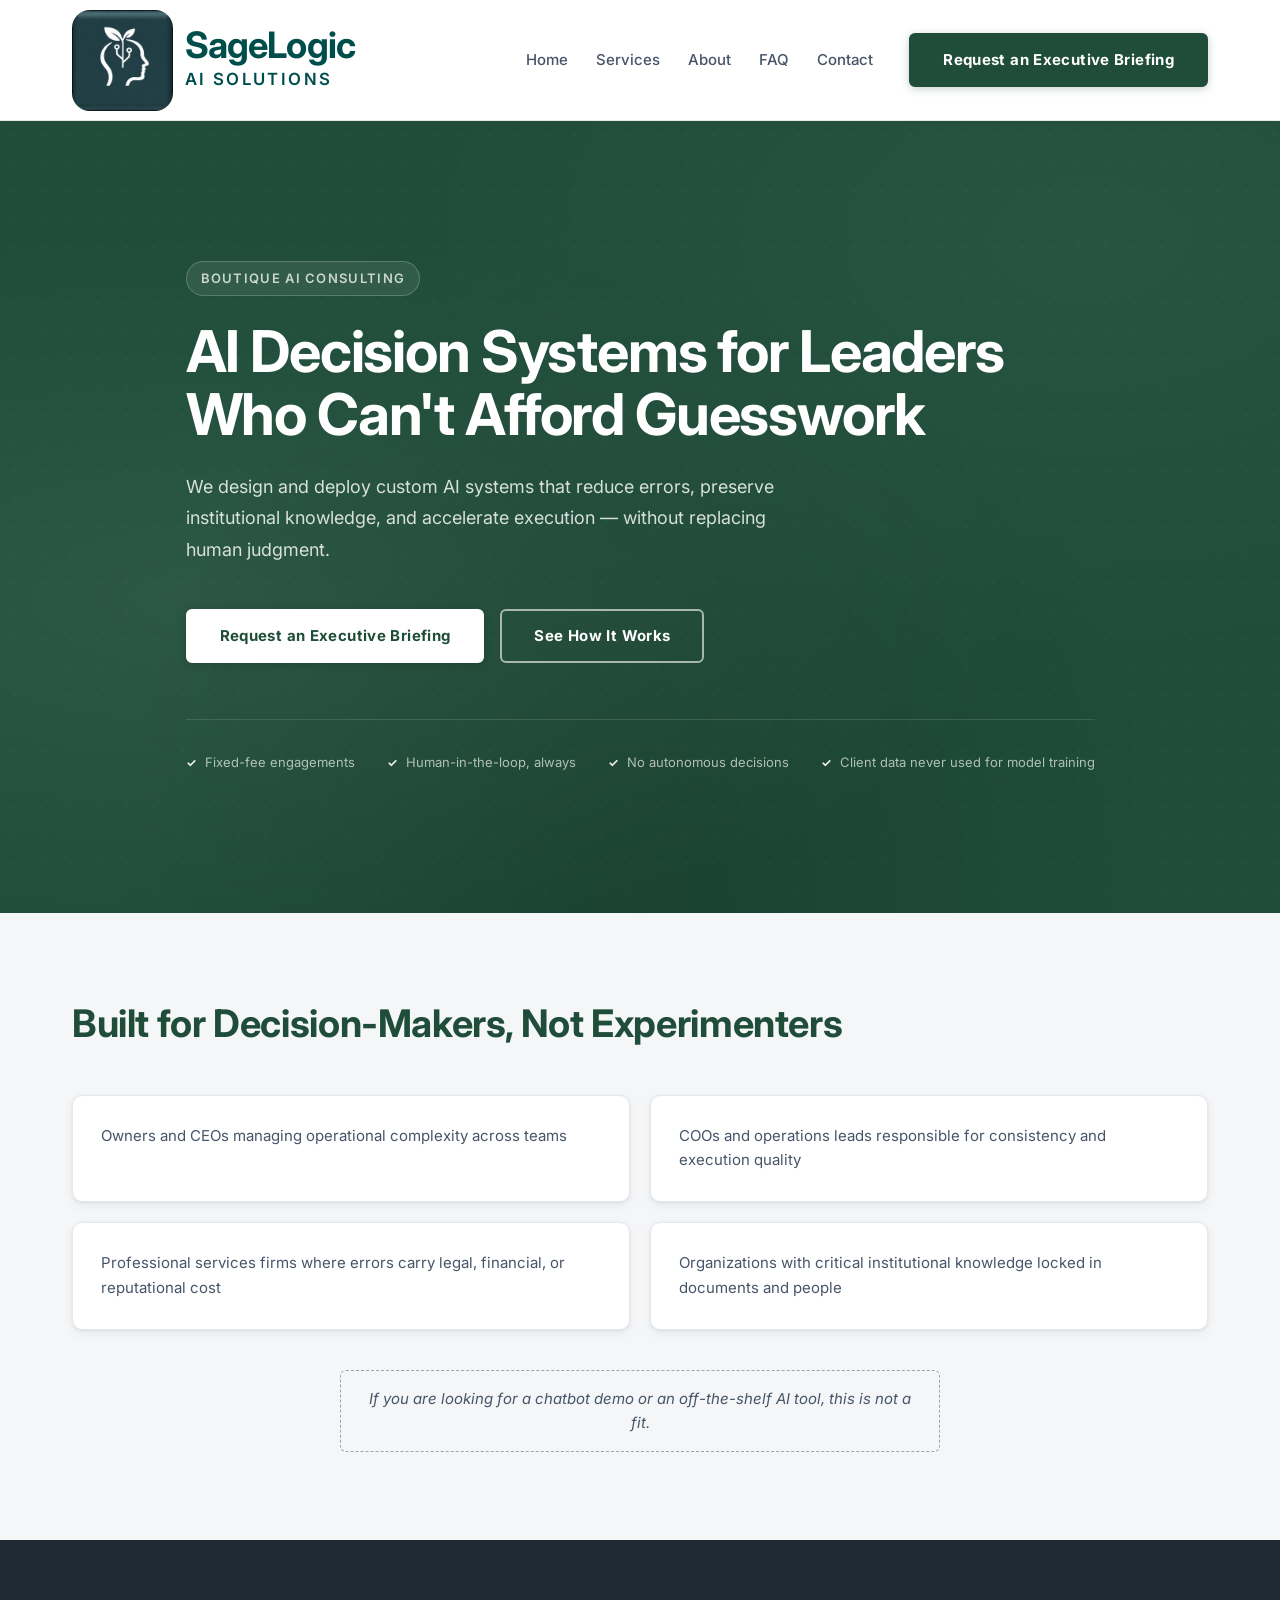
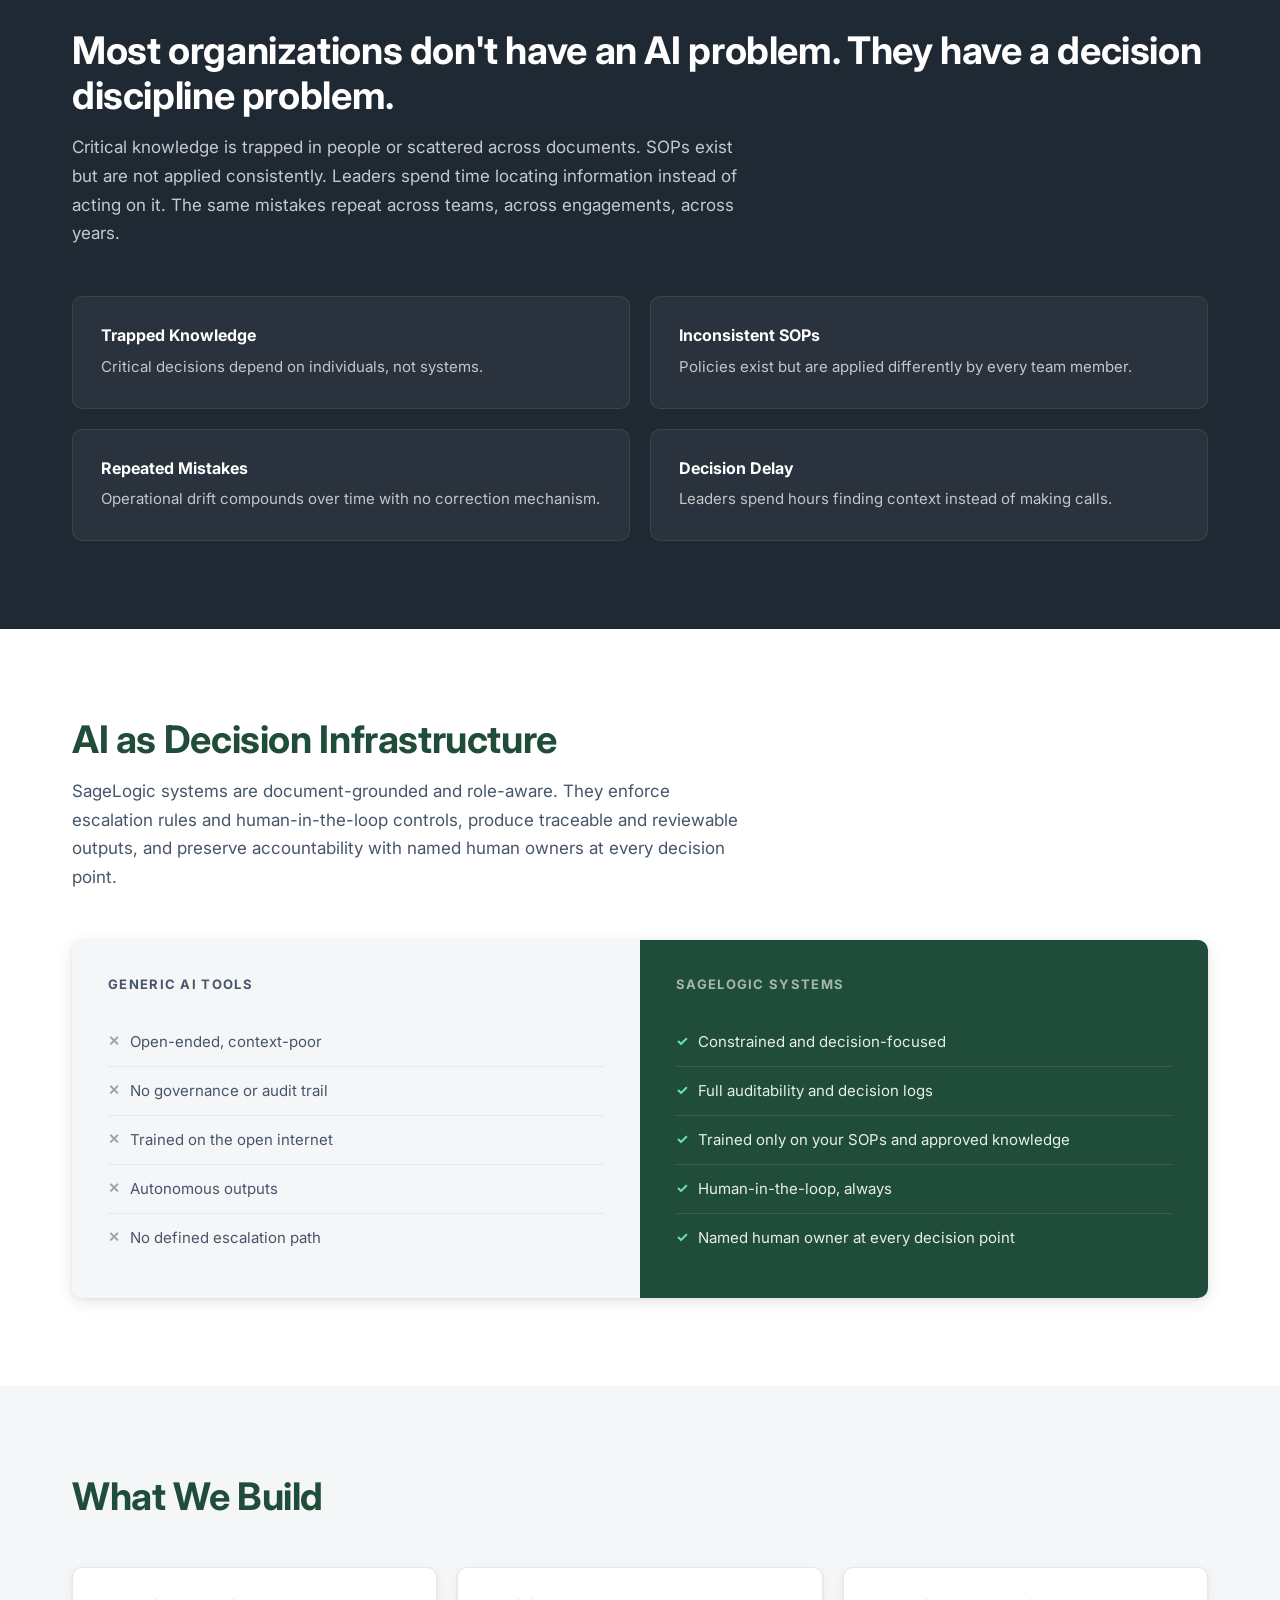
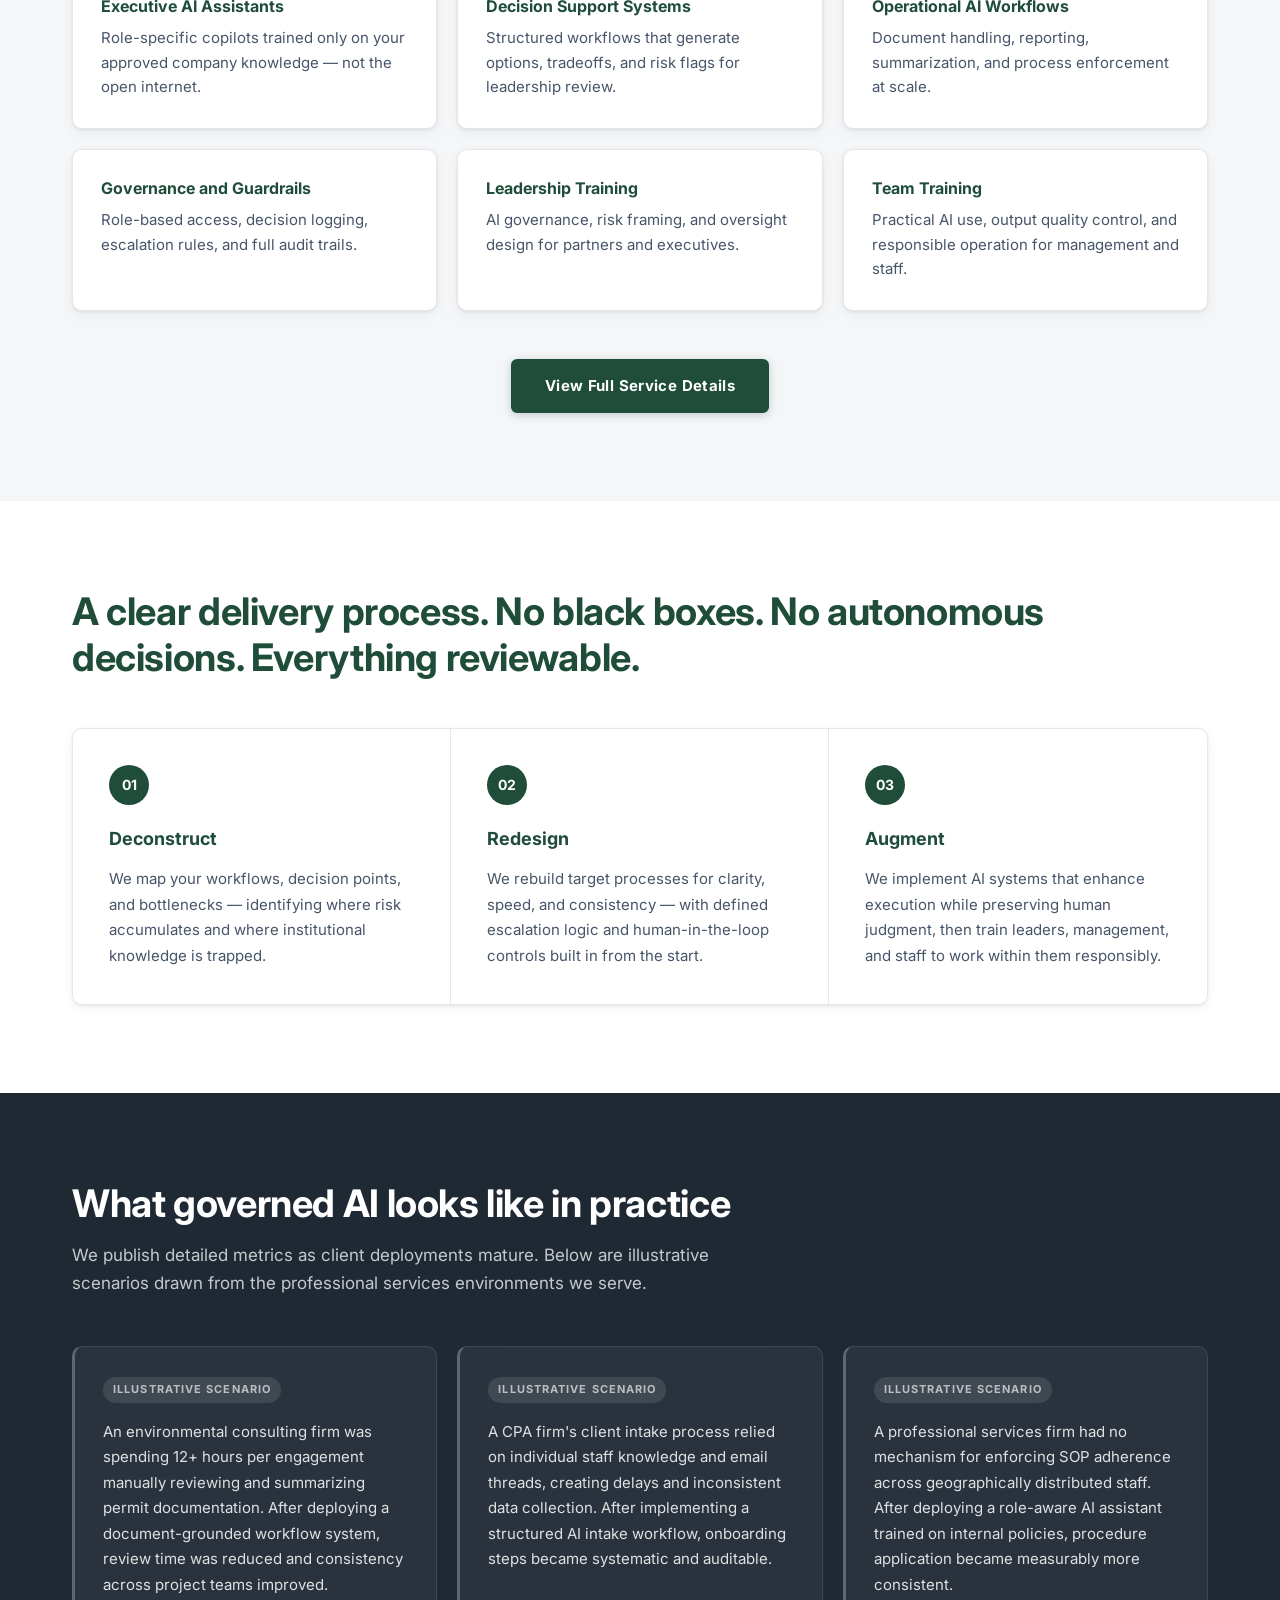
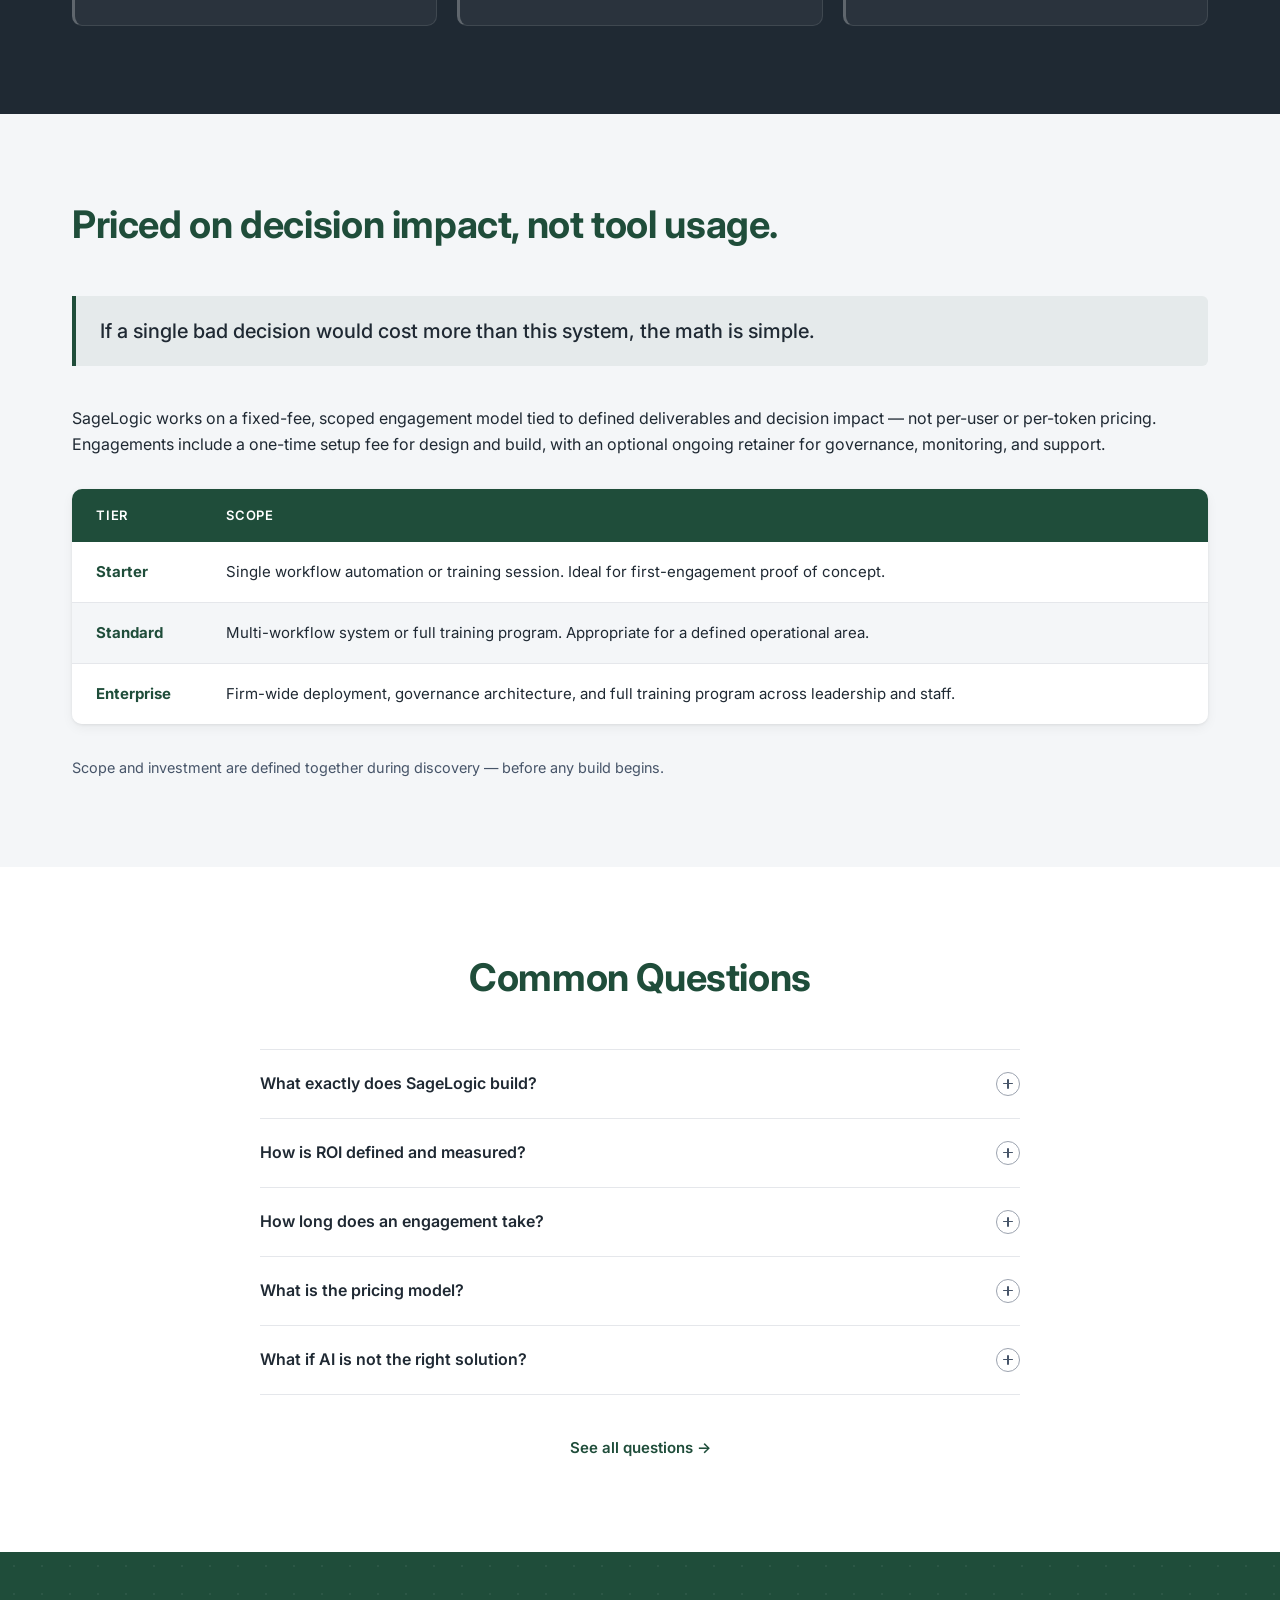
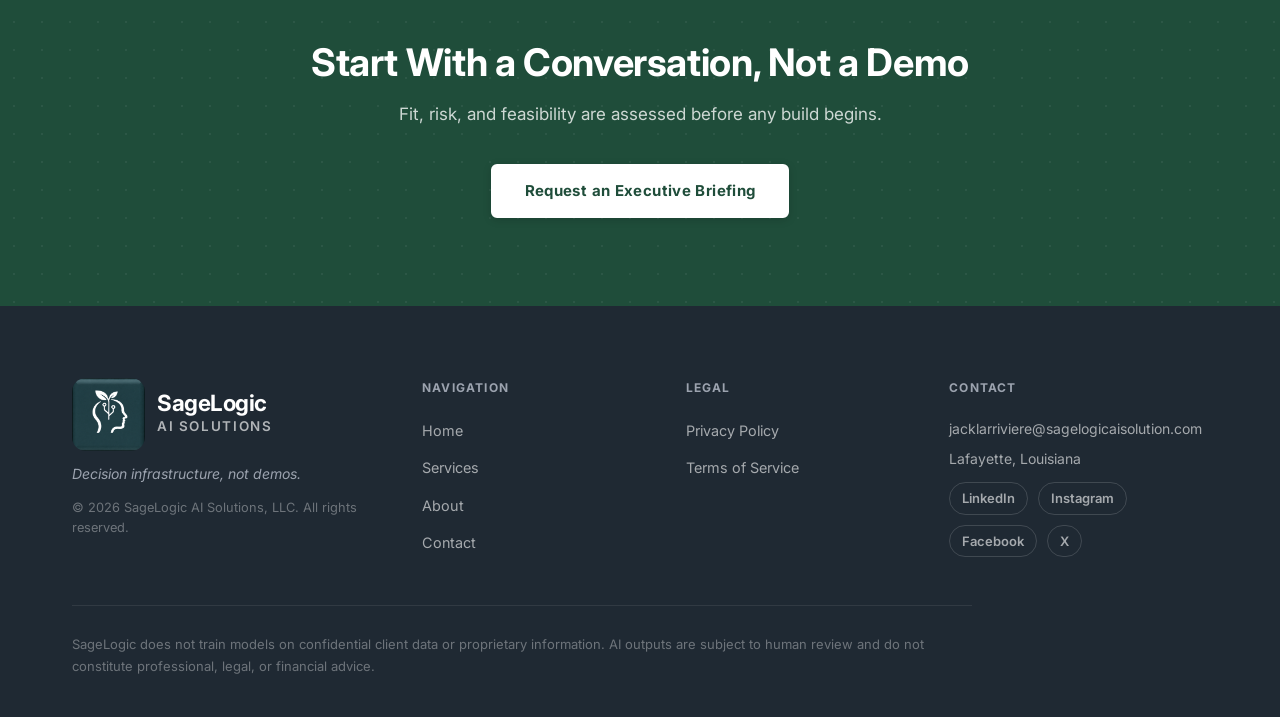
<file: index.html>
<!DOCTYPE html>
<html lang="en">
<head>
  <meta charset="UTF-8">
  <meta name="viewport" content="width=device-width, initial-scale=1.0">
  <title>SageLogic AI Solutions | AI Decision Systems for Professional Services Firms</title>
  <meta name="description" content="SageLogic builds custom decision-support AI grounded in your SOPs and workflows. Governed systems, human accountability, measurable outcomes.">
  <link rel="canonical" href="https://sagelogicaisolutions.com/">
  <meta property="og:title" content="SageLogic AI Solutions | AI Decision Systems for Professional Services Firms">
  <meta property="og:description" content="SageLogic builds custom decision-support AI grounded in your SOPs and workflows. Governed systems, human accountability, measurable outcomes.">
  <meta property="og:image" content="https://sagelogicaisolutions.com/assets/og-image.jpg">
  <meta property="og:url" content="https://sagelogicaisolutions.com/">
  <meta property="og:type" content="website">
  <meta name="twitter:card" content="summary_large_image">
  <link rel="icon" href="assets/favicon.ico">
  <link rel="preconnect" href="https://fonts.googleapis.com">
  <link rel="preconnect" href="https://fonts.gstatic.com" crossorigin>
  <link href="https://fonts.googleapis.com/css2?family=Inter:wght@400;600;700&display=swap" rel="stylesheet">
  <link rel="stylesheet" href="css/reset.css">
  <link rel="stylesheet" href="css/styles.css">
  <!-- GA4 — paste gtag script here -->
</head>
<body>

  <!-- ── Navigation ─────────────────────────────────────── -->
  <header class="nav" role="banner">
    <div class="container">
      <a href="index.html" class="nav__logo">
        <div class="nav__logo-icon" role="img" aria-label="SageLogic logo icon"></div>
        <div class="nav__logo-text">
          <span class="nav__logo-name">SageLogic</span>
          <span class="nav__logo-sub">AI Solutions</span>
        </div>
      </a>
      <ul class="nav__links" role="list">
        <li><a href="index.html" class="nav__link">Home</a></li>
        <li><a href="services.html" class="nav__link">Services</a></li>
        <li><a href="about.html" class="nav__link">About</a></li>
        <li><a href="services.html#faq" class="nav__link">FAQ</a></li>
        <li><a href="contact.html" class="nav__link">Contact</a></li>
        <li><a href="contact.html" class="btn btn--primary nav__cta">Request an Executive Briefing</a></li>
      </ul>
      <button class="nav__hamburger" aria-label="Toggle navigation menu">
        <span></span><span></span><span></span>
      </button>
    </div>
  </header>

  <main>

    <!-- ── SECTION 01 | HERO ──────────────────────────────── -->
    <section class="hero section section--teal" aria-labelledby="hero-heading">
      <div class="container">
        <div class="hero__eyebrow">Boutique AI Consulting</div>
        <h1 class="hero__headline" id="hero-heading">
          AI Decision Systems for Leaders Who Can't Afford Guesswork
        </h1>
        <p class="hero__subhead">
          We design and deploy custom AI systems that reduce errors, preserve institutional knowledge, and accelerate execution &mdash; without replacing human judgment.
        </p>
        <div class="hero__cta-group">
          <a href="contact.html" class="btn btn--white">Request an Executive Briefing</a>
          <a href="#process" class="btn btn--ghost">See How It Works</a>
        </div>
        <div class="hero__trust">
          <span class="hero__trust-item">Fixed-fee engagements</span>
          <span class="hero__trust-item">Human-in-the-loop, always</span>
          <span class="hero__trust-item">No autonomous decisions</span>
          <span class="hero__trust-item">Client data never used for model training</span>
        </div>
      </div>
    </section>

    <!-- ── SECTION 02 | AUDIENCE QUALIFICATION ───────────── -->
    <section class="section section--light" id="who-we-serve" aria-labelledby="qualify-heading">
      <div class="container">
        <div class="section-header">
          <h2 id="qualify-heading">Built for Decision-Makers, Not Experimenters</h2>
        </div>
        <div class="card-grid">
          <div class="card">
            <p class="card__body">Owners and CEOs managing operational complexity across teams</p>
          </div>
          <div class="card">
            <p class="card__body">COOs and operations leads responsible for consistency and execution quality</p>
          </div>
          <div class="card">
            <p class="card__body">Professional services firms where errors carry legal, financial, or reputational cost</p>
          </div>
          <div class="card">
            <p class="card__body">Organizations with critical institutional knowledge locked in documents and people</p>
          </div>
        </div>
        <p class="disqualifier">If you are looking for a chatbot demo or an off-the-shelf AI tool, this is not a fit.</p>
      </div>
    </section>

    <!-- ── SECTION 03 | THE PROBLEM ──────────────────────── -->
    <section class="section section--dark" id="problem" aria-labelledby="problem-heading">
      <div class="container">
        <div class="section-header">
          <h2 id="problem-heading">Most organizations don't have an AI problem. They have a decision discipline problem.</h2>
          <p>Critical knowledge is trapped in people or scattered across documents. SOPs exist but are not applied consistently. Leaders spend time locating information instead of acting on it. The same mistakes repeat across teams, across engagements, across years.</p>
        </div>
        <div class="card-grid">
          <div class="card">
            <h3 class="card__title">Trapped Knowledge</h3>
            <p class="card__body">Critical decisions depend on individuals, not systems.</p>
          </div>
          <div class="card">
            <h3 class="card__title">Inconsistent SOPs</h3>
            <p class="card__body">Policies exist but are applied differently by every team member.</p>
          </div>
          <div class="card">
            <h3 class="card__title">Repeated Mistakes</h3>
            <p class="card__body">Operational drift compounds over time with no correction mechanism.</p>
          </div>
          <div class="card">
            <h3 class="card__title">Decision Delay</h3>
            <p class="card__body">Leaders spend hours finding context instead of making calls.</p>
          </div>
        </div>
      </div>
    </section>

    <!-- ── SECTION 04 | THE SAGELOGIC APPROACH ───────────── -->
    <section class="section" id="approach" aria-labelledby="approach-heading">
      <div class="container">
        <div class="section-header">
          <h2 id="approach-heading">AI as Decision Infrastructure</h2>
          <p>SageLogic systems are document-grounded and role-aware. They enforce escalation rules and human-in-the-loop controls, produce traceable and reviewable outputs, and preserve accountability with named human owners at every decision point.</p>
        </div>
        <div class="compare">
          <div class="compare__col compare__col--generic">
            <h3>Generic AI Tools</h3>
            <div class="compare__item">Open-ended, context-poor</div>
            <div class="compare__item">No governance or audit trail</div>
            <div class="compare__item">Trained on the open internet</div>
            <div class="compare__item">Autonomous outputs</div>
            <div class="compare__item">No defined escalation path</div>
          </div>
          <div class="compare__col compare__col--sagelogic">
            <h3>SageLogic Systems</h3>
            <div class="compare__item">Constrained and decision-focused</div>
            <div class="compare__item">Full auditability and decision logs</div>
            <div class="compare__item">Trained only on your SOPs and approved knowledge</div>
            <div class="compare__item">Human-in-the-loop, always</div>
            <div class="compare__item">Named human owner at every decision point</div>
          </div>
        </div>
      </div>
    </section>

    <!-- ── SECTION 05 | WHAT WE BUILD ────────────────────── -->
    <section class="section section--light" id="services" aria-labelledby="services-heading">
      <div class="container">
        <div class="section-header">
          <h2 id="services-heading">What We Build</h2>
        </div>
        <div class="card-grid card-grid--3">
          <div class="card">
            <h3 class="card__title">Executive AI Assistants</h3>
            <p class="card__body">Role-specific copilots trained only on your approved company knowledge — not the open internet.</p>
          </div>
          <div class="card">
            <h3 class="card__title">Decision Support Systems</h3>
            <p class="card__body">Structured workflows that generate options, tradeoffs, and risk flags for leadership review.</p>
          </div>
          <div class="card">
            <h3 class="card__title">Operational AI Workflows</h3>
            <p class="card__body">Document handling, reporting, summarization, and process enforcement at scale.</p>
          </div>
          <div class="card">
            <h3 class="card__title">Governance and Guardrails</h3>
            <p class="card__body">Role-based access, decision logging, escalation rules, and full audit trails.</p>
          </div>
          <div class="card">
            <h3 class="card__title">Leadership Training</h3>
            <p class="card__body">AI governance, risk framing, and oversight design for partners and executives.</p>
          </div>
          <div class="card">
            <h3 class="card__title">Team Training</h3>
            <p class="card__body">Practical AI use, output quality control, and responsible operation for management and staff.</p>
          </div>
        </div>
        <div class="text-center mt-3">
          <a href="services.html" class="btn btn--primary">View Full Service Details</a>
        </div>
      </div>
    </section>

    <!-- ── SECTION 06 | HOW IT WORKS ─────────────────────── -->
    <section class="section" id="process" aria-labelledby="process-heading">
      <div class="container">
        <div class="section-header">
          <h2 id="process-heading">A clear delivery process. No black boxes. No autonomous decisions. Everything reviewable.</h2>
        </div>
        <div class="process">
          <div class="process__step">
            <div class="process__number" aria-hidden="true">01</div>
            <div class="process__title">Deconstruct</div>
            <p class="process__body">We map your workflows, decision points, and bottlenecks — identifying where risk accumulates and where institutional knowledge is trapped.</p>
          </div>
          <div class="process__step">
            <div class="process__number" aria-hidden="true">02</div>
            <div class="process__title">Redesign</div>
            <p class="process__body">We rebuild target processes for clarity, speed, and consistency — with defined escalation logic and human-in-the-loop controls built in from the start.</p>
          </div>
          <div class="process__step">
            <div class="process__number" aria-hidden="true">03</div>
            <div class="process__title">Augment</div>
            <p class="process__body">We implement AI systems that enhance execution while preserving human judgment, then train leaders, management, and staff to work within them responsibly.</p>
          </div>
        </div>
      </div>
    </section>

    <!-- ── SECTION 07 | PROOF ─────────────────────────────── -->
    <section class="section section--dark" id="proof" aria-labelledby="proof-heading">
      <div class="container">
        <div class="section-header">
          <h2 id="proof-heading">What governed AI looks like in practice</h2>
          <p class="proof__intro">We publish detailed metrics as client deployments mature. Below are illustrative scenarios drawn from the professional services environments we serve.</p>
        </div>
        <div class="proof-grid">
          <div class="proof__card">
            <span class="proof__label">Illustrative Scenario</span>
            <p class="proof__body">An environmental consulting firm was spending 12+ hours per engagement manually reviewing and summarizing permit documentation. After deploying a document-grounded workflow system, review time was reduced and consistency across project teams improved.</p>
          </div>
          <div class="proof__card">
            <span class="proof__label">Illustrative Scenario</span>
            <p class="proof__body">A CPA firm's client intake process relied on individual staff knowledge and email threads, creating delays and inconsistent data collection. After implementing a structured AI intake workflow, onboarding steps became systematic and auditable.</p>
          </div>
          <div class="proof__card">
            <span class="proof__label">Illustrative Scenario</span>
            <p class="proof__body">A professional services firm had no mechanism for enforcing SOP adherence across geographically distributed staff. After deploying a role-aware AI assistant trained on internal policies, procedure application became measurably more consistent.</p>
          </div>
        </div>
      </div>
    </section>

    <!-- ── SECTION 08 | PRICING ───────────────────────────── -->
    <section class="section section--light" id="pricing" aria-labelledby="pricing-heading">
      <div class="container">
        <div class="section-header">
          <h2 id="pricing-heading">Priced on decision impact, not tool usage.</h2>
        </div>
        <blockquote class="pricing-quote">
          If a single bad decision would cost more than this system, the math is simple.
        </blockquote>
        <p>SageLogic works on a fixed-fee, scoped engagement model tied to defined deliverables and decision impact — not per-user or per-token pricing. Engagements include a one-time setup fee for design and build, with an optional ongoing retainer for governance, monitoring, and support.</p>
        <table class="tiers" aria-label="Engagement tiers">
          <thead>
            <tr>
              <th>Tier</th>
              <th>Scope</th>
            </tr>
          </thead>
          <tbody>
            <tr>
              <td>Starter</td>
              <td>Single workflow automation or training session. Ideal for first-engagement proof of concept.</td>
            </tr>
            <tr>
              <td>Standard</td>
              <td>Multi-workflow system or full training program. Appropriate for a defined operational area.</td>
            </tr>
            <tr>
              <td>Enterprise</td>
              <td>Firm-wide deployment, governance architecture, and full training program across leadership and staff.</td>
            </tr>
          </tbody>
        </table>
        <p class="mt-2" style="color: var(--color-slate-blue); font-size: 0.9rem;">Scope and investment are defined together during discovery — before any build begins.</p>
      </div>
    </section>

    <!-- ── SECTION 09 | FAQ ───────────────────────────────── -->
    <section class="section" id="faq" aria-labelledby="faq-heading">
      <div class="container">
        <div class="section-header text-center">
          <h2 id="faq-heading">Common Questions</h2>
        </div>
        <div class="faq" role="list">

          <div class="faq__item" role="listitem">
            <button class="faq__question" aria-controls="faq-a1">
              What exactly does SageLogic build?
              <span class="faq__icon" aria-hidden="true"></span>
            </button>
            <div class="faq__answer" id="faq-a1" aria-hidden="true">
              <div class="faq__answer-inner">Custom decision-support AI systems grounded in your organization's own SOPs, policies, and workflows — plus the training to use them responsibly. We do not deliver generic chatbots or autonomous systems.</div>
            </div>
          </div>

          <div class="faq__item" role="listitem">
            <button class="faq__question" aria-controls="faq-a2">
              How is ROI defined and measured?
              <span class="faq__icon" aria-hidden="true"></span>
            </button>
            <div class="faq__answer" id="faq-a2" aria-hidden="true">
              <div class="faq__answer-inner">ROI is defined during discovery and tied to measurable outcomes agreed with leadership before any build begins. Success criteria are explicit, documented, and reviewed over time.</div>
            </div>
          </div>

          <div class="faq__item" role="listitem">
            <button class="faq__question" aria-controls="faq-a3">
              How long does an engagement take?
              <span class="faq__icon" aria-hidden="true"></span>
            </button>
            <div class="faq__answer" id="faq-a3" aria-hidden="true">
              <div class="faq__answer-inner">Discovery and design: 2 to 4 weeks. Build and validation: 4 to 8 weeks. Timelines are defined before execution begins, with review checkpoints built in.</div>
            </div>
          </div>

          <div class="faq__item" role="listitem">
            <button class="faq__question" aria-controls="faq-a4">
              What is the pricing model?
              <span class="faq__icon" aria-hidden="true"></span>
            </button>
            <div class="faq__answer" id="faq-a4" aria-hidden="true">
              <div class="faq__answer-inner">Fixed-fee scoped engagements tied to deliverables. No hourly billing and no surprise costs. Pricing is based on workflow complexity and required integrations and is defined before work begins.</div>
            </div>
          </div>

          <div class="faq__item" role="listitem">
            <button class="faq__question" aria-controls="faq-a5">
              What if AI is not the right solution?
              <span class="faq__icon" aria-hidden="true"></span>
            </button>
            <div class="faq__answer" id="faq-a5" aria-hidden="true">
              <div class="faq__answer-inner">We will say so. If expected impact is low, data is insufficient, or risk outweighs value, SageLogic will recommend against deployment. We do not sell AI for its own sake.</div>
            </div>
          </div>

        </div>
        <div class="faq__see-all">
          <a href="services.html#faq">See all questions →</a>
        </div>
      </div>
    </section>

    <!-- ── SECTION 10 | FINAL CTA ─────────────────────────── -->
    <section class="section section--teal cta-close" id="cta-close" aria-labelledby="cta-heading">
      <div class="container">
        <h2 id="cta-heading">Start With a Conversation, Not a Demo</h2>
        <p>Fit, risk, and feasibility are assessed before any build begins.</p>
        <a href="contact.html" class="btn btn--white">Request an Executive Briefing</a>
      </div>
    </section>

  </main>

  <!-- ── Footer ─────────────────────────────────────────── -->
  <footer class="footer" role="contentinfo">
    <div class="container">
      <div class="footer__grid">
        <div class="footer__col">
          <div class="footer__logo-lockup">
            <div class="footer__logo-icon" role="img" aria-label="SageLogic logo icon"></div>
            <div class="footer__logo-text">
              <span class="footer__logo-name">SageLogic</span>
              <span class="footer__logo-sub">AI Solutions</span>
            </div>
          </div>
          <p class="footer__tagline">Decision infrastructure, not demos.</p>
          <p class="footer__copy">&copy; 2026 SageLogic AI Solutions, LLC. All rights reserved.</p>
        </div>
        <div class="footer__col">
          <h4>Navigation</h4>
          <ul>
            <li><a href="index.html">Home</a></li>
            <li><a href="services.html">Services</a></li>
            <li><a href="about.html">About</a></li>
            <li><a href="contact.html">Contact</a></li>
          </ul>
        </div>
        <div class="footer__col">
          <h4>Legal</h4>
          <ul>
            <li><a href="privacy-policy.html">Privacy Policy</a></li>
            <li><a href="terms-of-service.html">Terms of Service</a></li>
          </ul>
        </div>
        <div class="footer__col footer__contact">
          <h4>Contact</h4>
          <p><a href="mailto:jacklarriviere@sagelogicaisolution.com">jacklarriviere@sagelogicaisolution.com</a></p>
          <p>Lafayette, Louisiana</p>
          <div class="footer__social">
            <a href="https://www.linkedin.com/company/sagelogicaisolutions" target="_blank" rel="noopener noreferrer">LinkedIn</a>
            <a href="https://www.instagram.com/sagelogicai" target="_blank" rel="noopener noreferrer">Instagram</a>
            <a href="https://www.facebook.com/sagelogicaisolutions" target="_blank" rel="noopener noreferrer">Facebook</a>
            <a href="https://x.com/sagelogicai" target="_blank" rel="noopener noreferrer">X</a>
          </div>
        </div>
      </div>
      <p class="footer__disclosure">SageLogic does not train models on confidential client data or proprietary information. AI outputs are subject to human review and do not constitute professional, legal, or financial advice.</p>
    </div>
  </footer>

  <script src="js/main.js"></script>
  <script src="js/faq.js"></script>
</body>
</html>
</file>
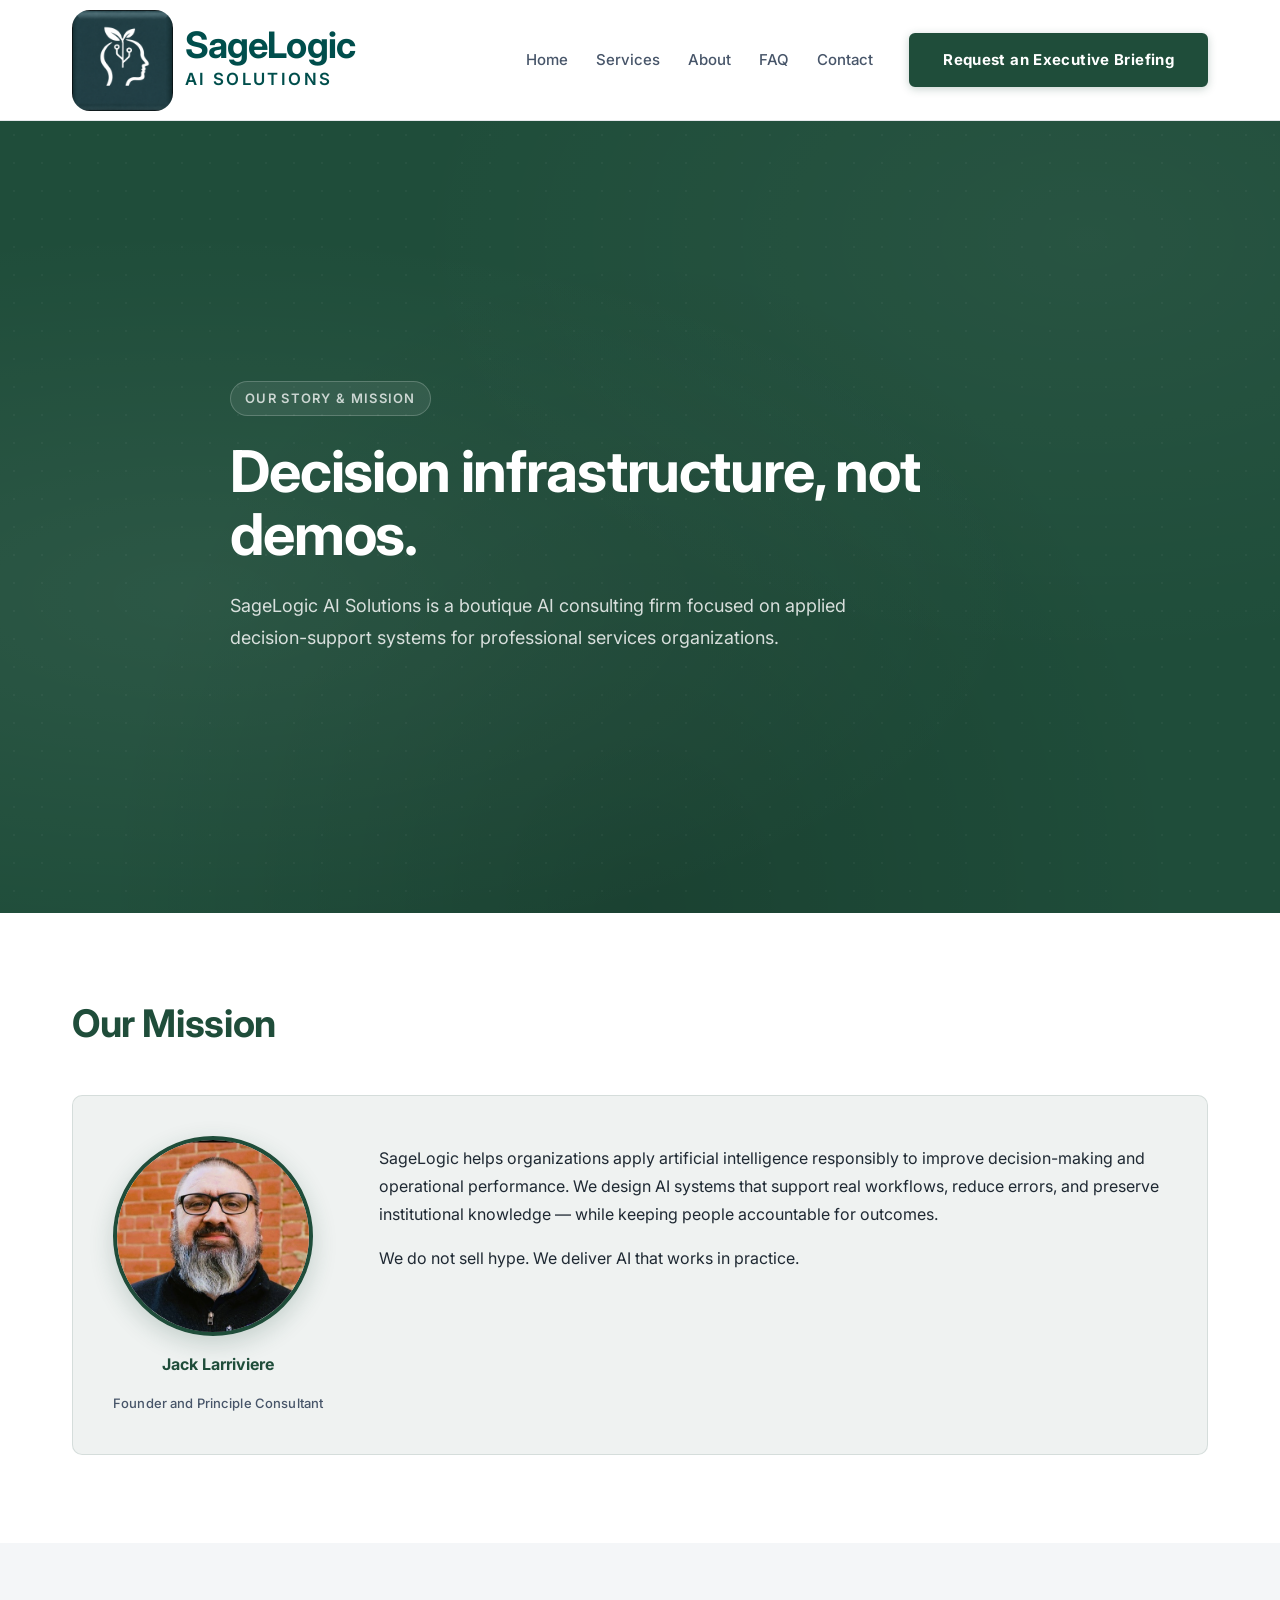
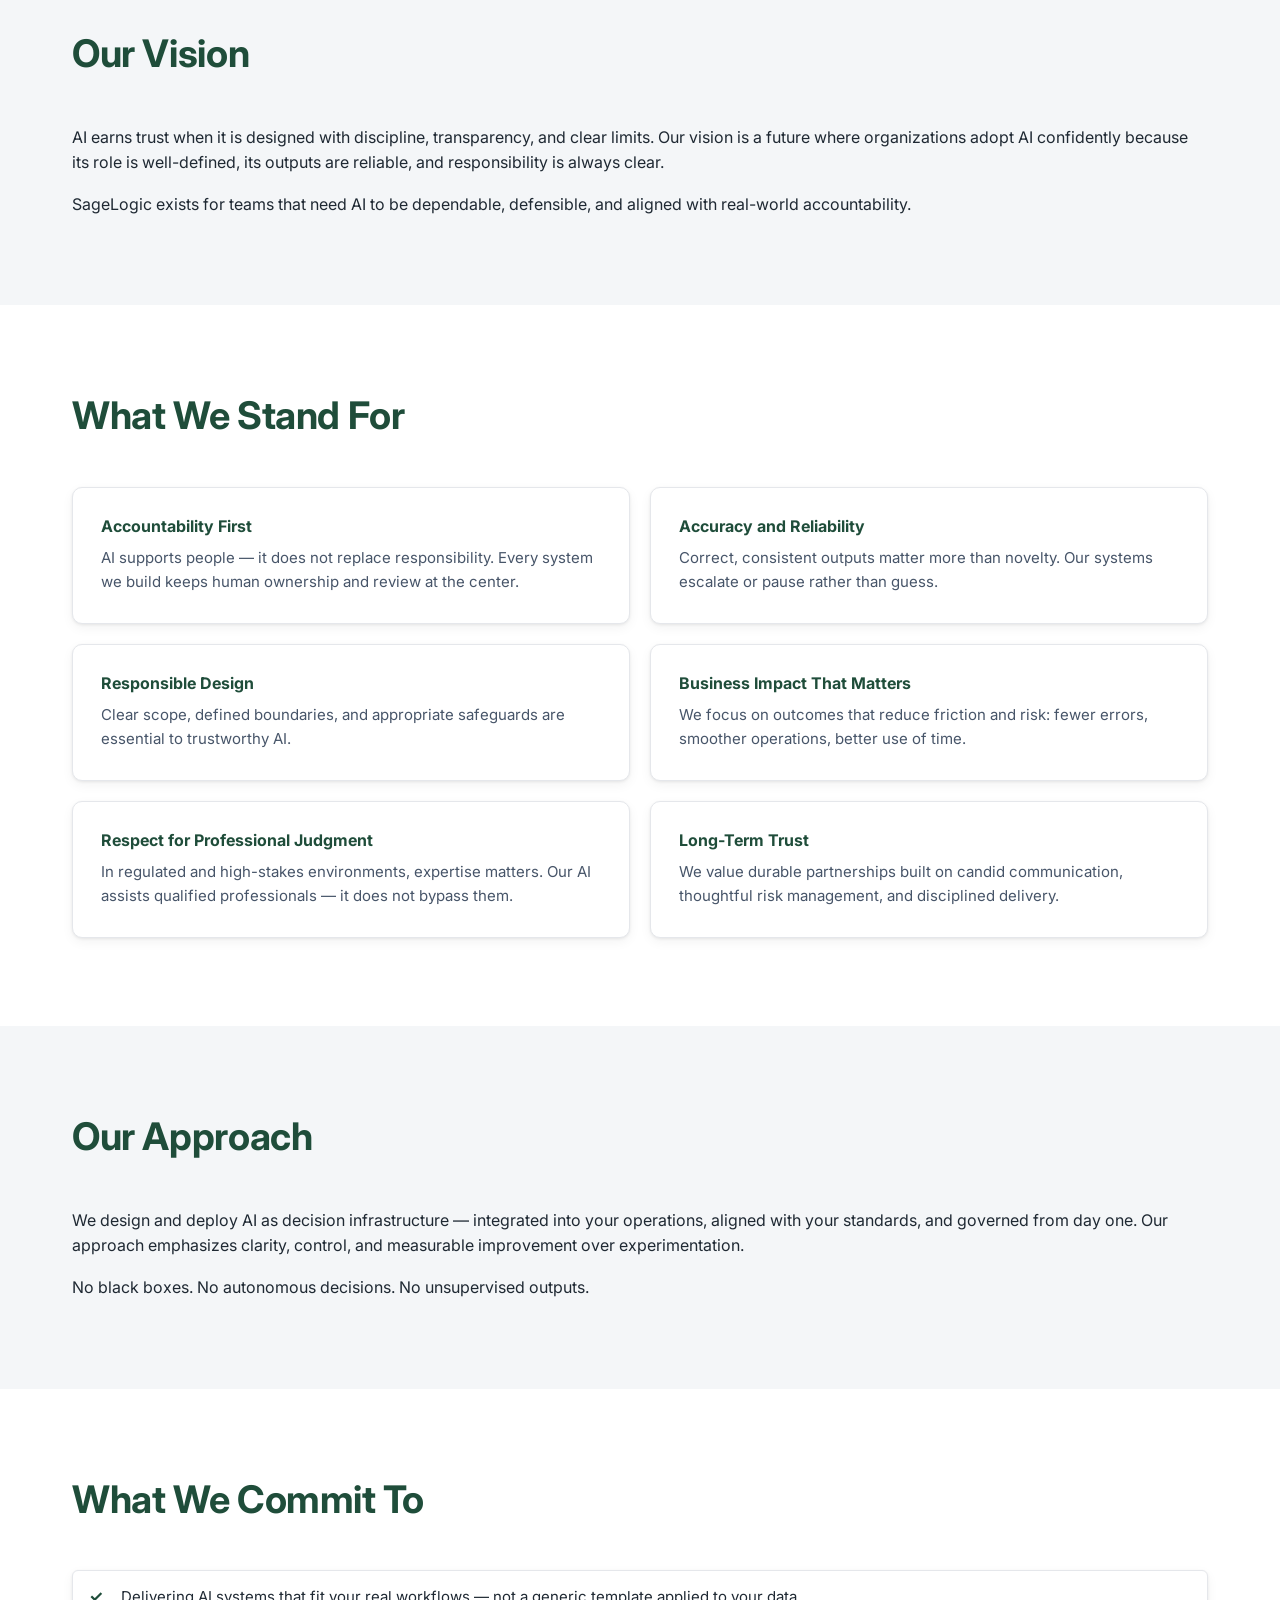
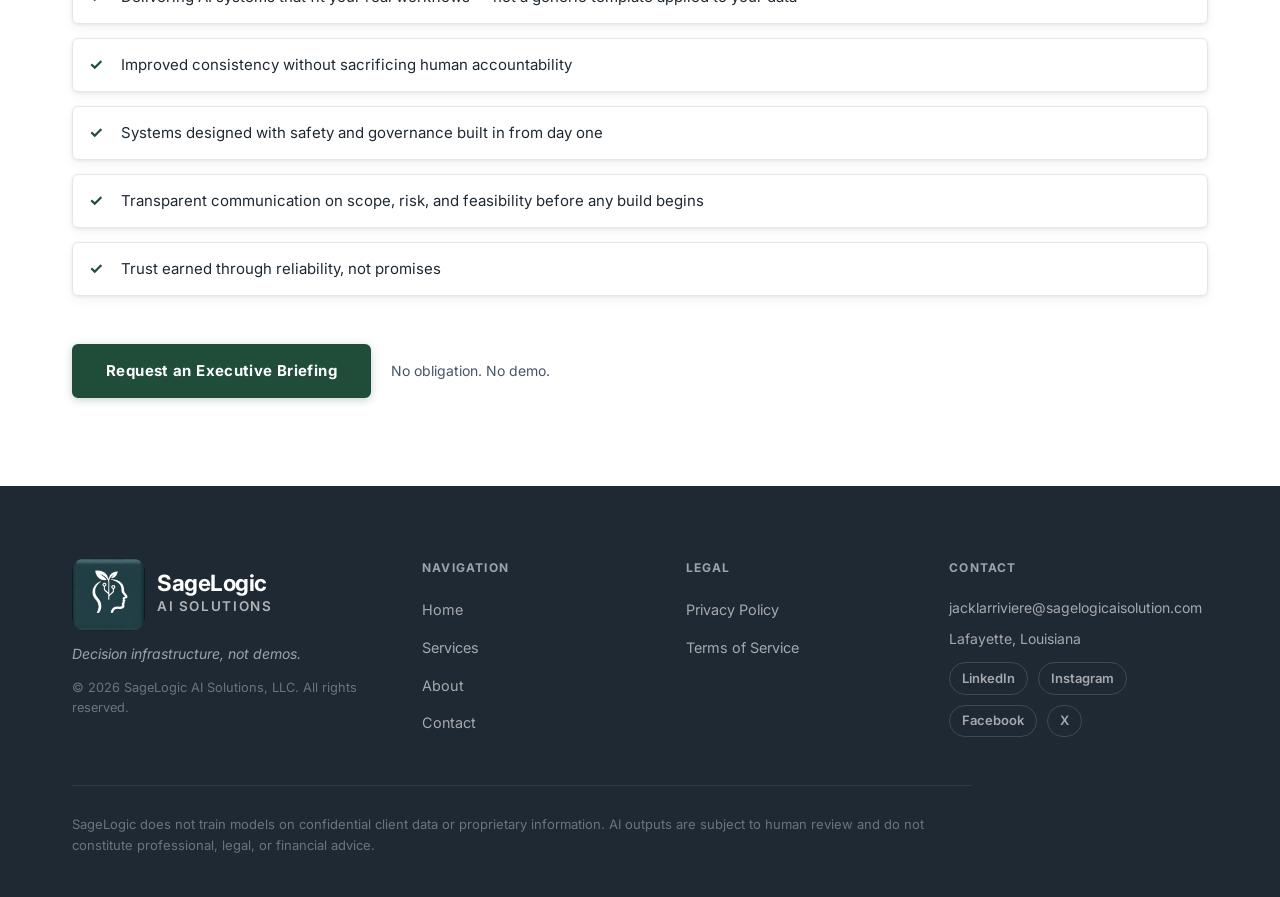
<file: about.html>
<!DOCTYPE html>
<html lang="en">
<head>
  <meta charset="UTF-8">
  <meta name="viewport" content="width=device-width, initial-scale=1.0">
  <title>About | SageLogic AI Solutions — Boutique AI Consulting, Lafayette, Louisiana</title>
  <meta name="description" content="SageLogic AI Solutions is a boutique AI consulting firm focused on applied decision-support systems for professional services organizations.">
  <link rel="canonical" href="https://sagelogicaisolutions.com/about.html">
  <meta property="og:title" content="About | SageLogic AI Solutions">
  <meta property="og:description" content="SageLogic AI Solutions is a boutique AI consulting firm focused on applied decision-support systems for professional services organizations.">
  <meta property="og:image" content="https://sagelogicaisolutions.com/assets/og-image.jpg">
  <meta property="og:url" content="https://sagelogicaisolutions.com/about.html">
  <meta property="og:type" content="website">
  <meta name="twitter:card" content="summary_large_image">
  <link rel="icon" href="assets/favicon.ico">
  <link rel="preconnect" href="https://fonts.googleapis.com">
  <link rel="preconnect" href="https://fonts.gstatic.com" crossorigin>
  <link href="https://fonts.googleapis.com/css2?family=Inter:wght@400;600;700&display=swap" rel="stylesheet">
  <link rel="stylesheet" href="css/reset.css">
  <link rel="stylesheet" href="css/styles.css">
  <!-- GA4 — paste gtag script here -->
</head>
<body>

  <!-- ── Navigation ─────────────────────────────────────── -->
  <header class="nav" role="banner">
    <div class="container">
      <a href="index.html" class="nav__logo">
        <div class="nav__logo-icon" role="img" aria-label="SageLogic logo icon"></div>
        <div class="nav__logo-text">
          <span class="nav__logo-name">SageLogic</span>
          <span class="nav__logo-sub">AI Solutions</span>
        </div>
      </a>
      <ul class="nav__links" role="list">
        <li><a href="index.html" class="nav__link">Home</a></li>
        <li><a href="services.html" class="nav__link">Services</a></li>
        <li><a href="about.html" class="nav__link">About</a></li>
        <li><a href="services.html#faq" class="nav__link">FAQ</a></li>
        <li><a href="contact.html" class="nav__link">Contact</a></li>
        <li><a href="contact.html" class="btn btn--primary nav__cta">Request an Executive Briefing</a></li>
      </ul>
      <button class="nav__hamburger" aria-label="Toggle navigation menu">
        <span></span><span></span><span></span>
      </button>
    </div>
  </header>

  <main>

    <!-- ── SECTION 01 | ABOUT HERO ───────────────────────── -->
    <section class="hero section section--teal" aria-labelledby="about-hero-heading">
      <div class="container">
        <div class="hero__eyebrow">Our Story &amp; Mission</div>
        <h1 class="hero__headline" id="about-hero-heading">
          Decision infrastructure, not demos.
        </h1>
        <p class="hero__subhead">
          SageLogic AI Solutions is a boutique AI consulting firm focused on applied decision-support systems for professional services organizations.
        </p>
      </div>
    </section>

    <!-- ── SECTION 02 | MISSION ──────────────────────────── -->
    <section class="section" id="mission" aria-labelledby="mission-heading">
      <div class="container">
        <div class="section-header">
          <h2 id="mission-heading">Our Mission</h2>
        </div>
        <div class="founder">
          <div class="founder__photo">
            <img src="assets/headshot.jpg" alt="Jack Larriviere, Founder and Principal Consultant of SageLogic AI Solutions">
            <p class="founder__name">Jack Larriviere</p>
            <p class="founder__title">Founder and Principle Consultant</p>
          </div>
          <div class="founder__bio">
            <p>SageLogic helps organizations apply artificial intelligence responsibly to improve decision-making and operational performance. We design AI systems that support real workflows, reduce errors, and preserve institutional knowledge — while keeping people accountable for outcomes.</p>
            <p>We do not sell hype. We deliver AI that works in practice.</p>
          </div>
        </div>
      </div>
    </section>

    <!-- ── SECTION 03 | VISION ───────────────────────────── -->
    <section class="section section--light" id="vision" aria-labelledby="vision-heading">
      <div class="container">
        <div class="section-header">
          <h2 id="vision-heading">Our Vision</h2>
        </div>
        <p>AI earns trust when it is designed with discipline, transparency, and clear limits. Our vision is a future where organizations adopt AI confidently because its role is well-defined, its outputs are reliable, and responsibility is always clear.</p>
        <p>SageLogic exists for teams that need AI to be dependable, defensible, and aligned with real-world accountability.</p>
      </div>
    </section>

    <!-- ── SECTION 04 | CORE PRINCIPLES ──────────────────── -->
    <section class="section" id="principles" aria-labelledby="principles-heading">
      <div class="container">
        <div class="section-header">
          <h2 id="principles-heading">What We Stand For</h2>
        </div>
        <div class="card-grid">
          <div class="card">
            <h3 class="card__title">Accountability First</h3>
            <p class="card__body">AI supports people — it does not replace responsibility. Every system we build keeps human ownership and review at the center.</p>
          </div>
          <div class="card">
            <h3 class="card__title">Accuracy and Reliability</h3>
            <p class="card__body">Correct, consistent outputs matter more than novelty. Our systems escalate or pause rather than guess.</p>
          </div>
          <div class="card">
            <h3 class="card__title">Responsible Design</h3>
            <p class="card__body">Clear scope, defined boundaries, and appropriate safeguards are essential to trustworthy AI.</p>
          </div>
          <div class="card">
            <h3 class="card__title">Business Impact That Matters</h3>
            <p class="card__body">We focus on outcomes that reduce friction and risk: fewer errors, smoother operations, better use of time.</p>
          </div>
          <div class="card">
            <h3 class="card__title">Respect for Professional Judgment</h3>
            <p class="card__body">In regulated and high-stakes environments, expertise matters. Our AI assists qualified professionals — it does not bypass them.</p>
          </div>
          <div class="card">
            <h3 class="card__title">Long-Term Trust</h3>
            <p class="card__body">We value durable partnerships built on candid communication, thoughtful risk management, and disciplined delivery.</p>
          </div>
        </div>
      </div>
    </section>

    <!-- ── SECTION 05 | HOW WE WORK ──────────────────────── -->
    <section class="section section--light" id="how-we-work" aria-labelledby="how-we-work-heading">
      <div class="container">
        <div class="section-header">
          <h2 id="how-we-work-heading">Our Approach</h2>
        </div>
        <p>We design and deploy AI as decision infrastructure — integrated into your operations, aligned with your standards, and governed from day one. Our approach emphasizes clarity, control, and measurable improvement over experimentation.</p>
        <p>No black boxes. No autonomous decisions. No unsupervised outputs.</p>
      </div>
    </section>

    <!-- ── SECTION 06 | OUR COMMITMENT ───────────────────── -->
    <section class="section" id="commitment" aria-labelledby="commitment-heading">
      <div class="container">
        <div class="section-header">
          <h2 id="commitment-heading">What We Commit To</h2>
        </div>
        <ul class="commitment-list">
          <li>Delivering AI systems that fit your real workflows — not a generic template applied to your data</li>
          <li>Improved consistency without sacrificing human accountability</li>
          <li>Systems designed with safety and governance built in from day one</li>
          <li>Transparent communication on scope, risk, and feasibility before any build begins</li>
          <li>Trust earned through reliability, not promises</li>
        </ul>
        <div class="mt-3">
          <a href="contact.html" class="btn btn--primary">Request an Executive Briefing</a>
          <span style="display:inline-block; margin-left:1rem; font-size:0.875rem; color:var(--color-slate-blue);">No obligation. No demo.</span>
        </div>
      </div>
    </section>

  </main>

  <!-- ── Footer ─────────────────────────────────────────── -->
  <footer class="footer" role="contentinfo">
    <div class="container">
      <div class="footer__grid">
        <div class="footer__col">
          <div class="footer__logo-lockup">
            <div class="footer__logo-icon" role="img" aria-label="SageLogic logo icon"></div>
            <div class="footer__logo-text">
              <span class="footer__logo-name">SageLogic</span>
              <span class="footer__logo-sub">AI Solutions</span>
            </div>
          </div>
          <p class="footer__tagline">Decision infrastructure, not demos.</p>
          <p class="footer__copy">&copy; 2026 SageLogic AI Solutions, LLC. All rights reserved.</p>
        </div>
        <div class="footer__col">
          <h4>Navigation</h4>
          <ul>
            <li><a href="index.html">Home</a></li>
            <li><a href="services.html">Services</a></li>
            <li><a href="about.html">About</a></li>
            <li><a href="contact.html">Contact</a></li>
          </ul>
        </div>
        <div class="footer__col">
          <h4>Legal</h4>
          <ul>
            <li><a href="privacy-policy.html">Privacy Policy</a></li>
            <li><a href="terms-of-service.html">Terms of Service</a></li>
          </ul>
        </div>
        <div class="footer__col footer__contact">
          <h4>Contact</h4>
          <p><a href="mailto:jacklarriviere@sagelogicaisolution.com">jacklarriviere@sagelogicaisolution.com</a></p>
          <p>Lafayette, Louisiana</p>
          <div class="footer__social">
            <a href="https://www.linkedin.com/company/sagelogicaisolutions" target="_blank" rel="noopener noreferrer">LinkedIn</a>
            <a href="https://www.instagram.com/sagelogicai" target="_blank" rel="noopener noreferrer">Instagram</a>
            <a href="https://www.facebook.com/sagelogicaisolutions" target="_blank" rel="noopener noreferrer">Facebook</a>
            <a href="https://x.com/sagelogicai" target="_blank" rel="noopener noreferrer">X</a>
          </div>
        </div>
      </div>
      <p class="footer__disclosure">SageLogic does not train models on confidential client data or proprietary information. AI outputs are subject to human review and do not constitute professional, legal, or financial advice.</p>
    </div>
  </footer>

  <script src="js/main.js"></script>
</body>
</html>
</file>
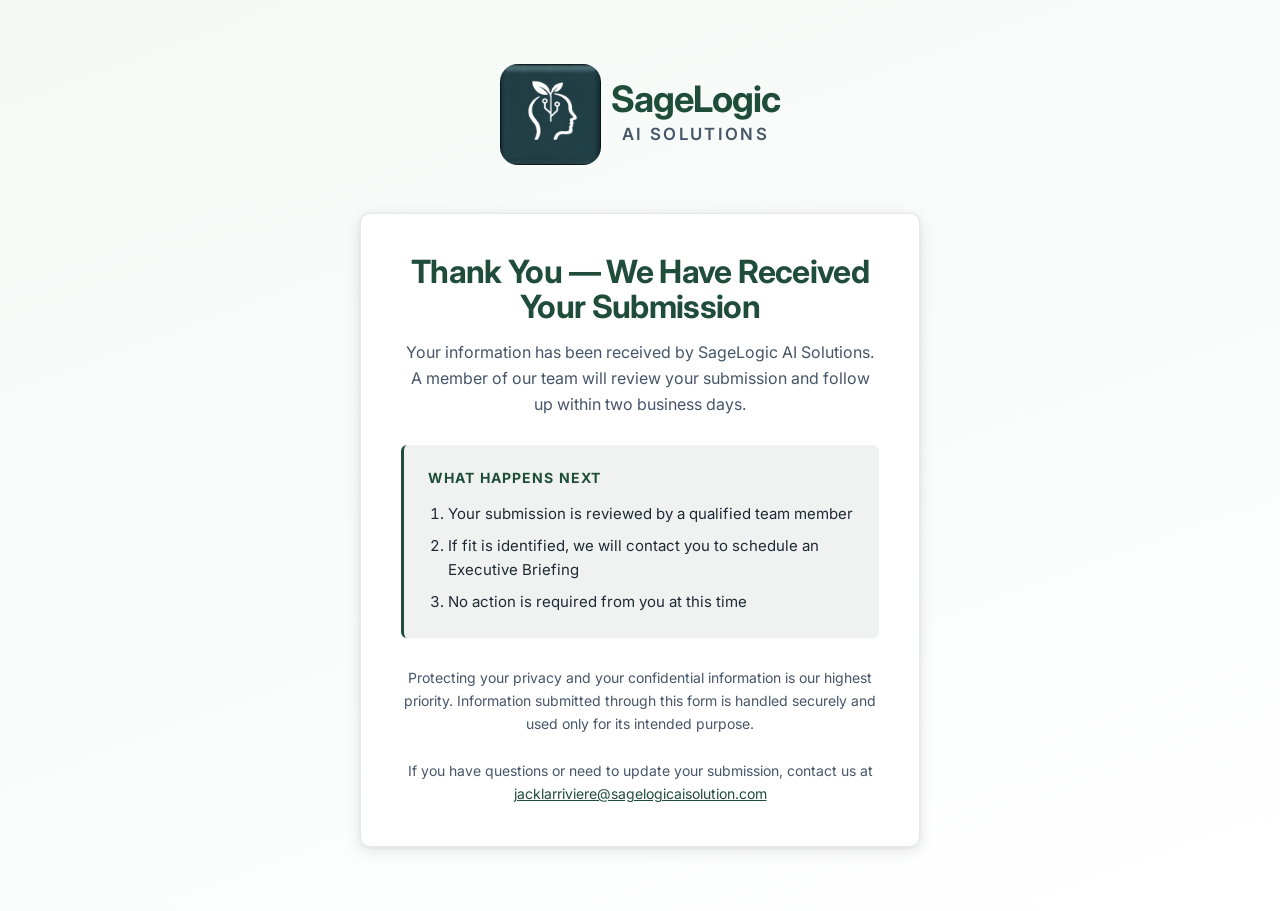
<file: confirmation.html>
<!DOCTYPE html>
<html lang="en">
<head>
  <meta charset="UTF-8">
  <meta name="viewport" content="width=device-width, initial-scale=1.0">
  <title>Thank You — SageLogic AI Solutions</title>
  <meta name="robots" content="noindex, nofollow">
  <link rel="icon" href="assets/favicon.ico">
  <link rel="preconnect" href="https://fonts.googleapis.com">
  <link rel="preconnect" href="https://fonts.gstatic.com" crossorigin>
  <link href="https://fonts.googleapis.com/css2?family=Inter:wght@400;600;700&display=swap" rel="stylesheet">
  <link rel="stylesheet" href="css/reset.css">
  <link rel="stylesheet" href="css/styles.css">
  <!-- GA4 — paste gtag script here -->
</head>
<body>

  <div class="confirmation-wrap">

    <a href="index.html" class="confirmation-logo" aria-label="SageLogic AI Solutions — Return to homepage">
      <div class="nav__logo-icon" role="img" aria-label="SageLogic logo icon"></div>
      <div class="nav__logo-text">
        <span class="nav__logo-name">SageLogic</span>
        <span class="nav__logo-sub">AI Solutions</span>
      </div>
    </a>

    <div class="confirmation-box">
      <h1>Thank You — We Have Received Your Submission</h1>
      <p>Your information has been received by SageLogic AI Solutions. A member of our team will review your submission and follow up within two business days.</p>

      <div class="next-steps">
        <h3>What Happens Next</h3>
        <ol>
          <li>Your submission is reviewed by a qualified team member</li>
          <li>If fit is identified, we will contact you to schedule an Executive Briefing</li>
          <li>No action is required from you at this time</li>
        </ol>
      </div>

      <p class="confirmation-contact">
        Protecting your privacy and your confidential information is our highest priority. Information submitted through this form is handled securely and used only for its intended purpose.
      </p>
      <p class="confirmation-contact">
        If you have questions or need to update your submission, contact us at<br>
        <a href="mailto:jacklarriviere@sagelogicaisolution.com">jacklarriviere@sagelogicaisolution.com</a>
      </p>
    </div>

  </div>

</body>
</html>
</file>
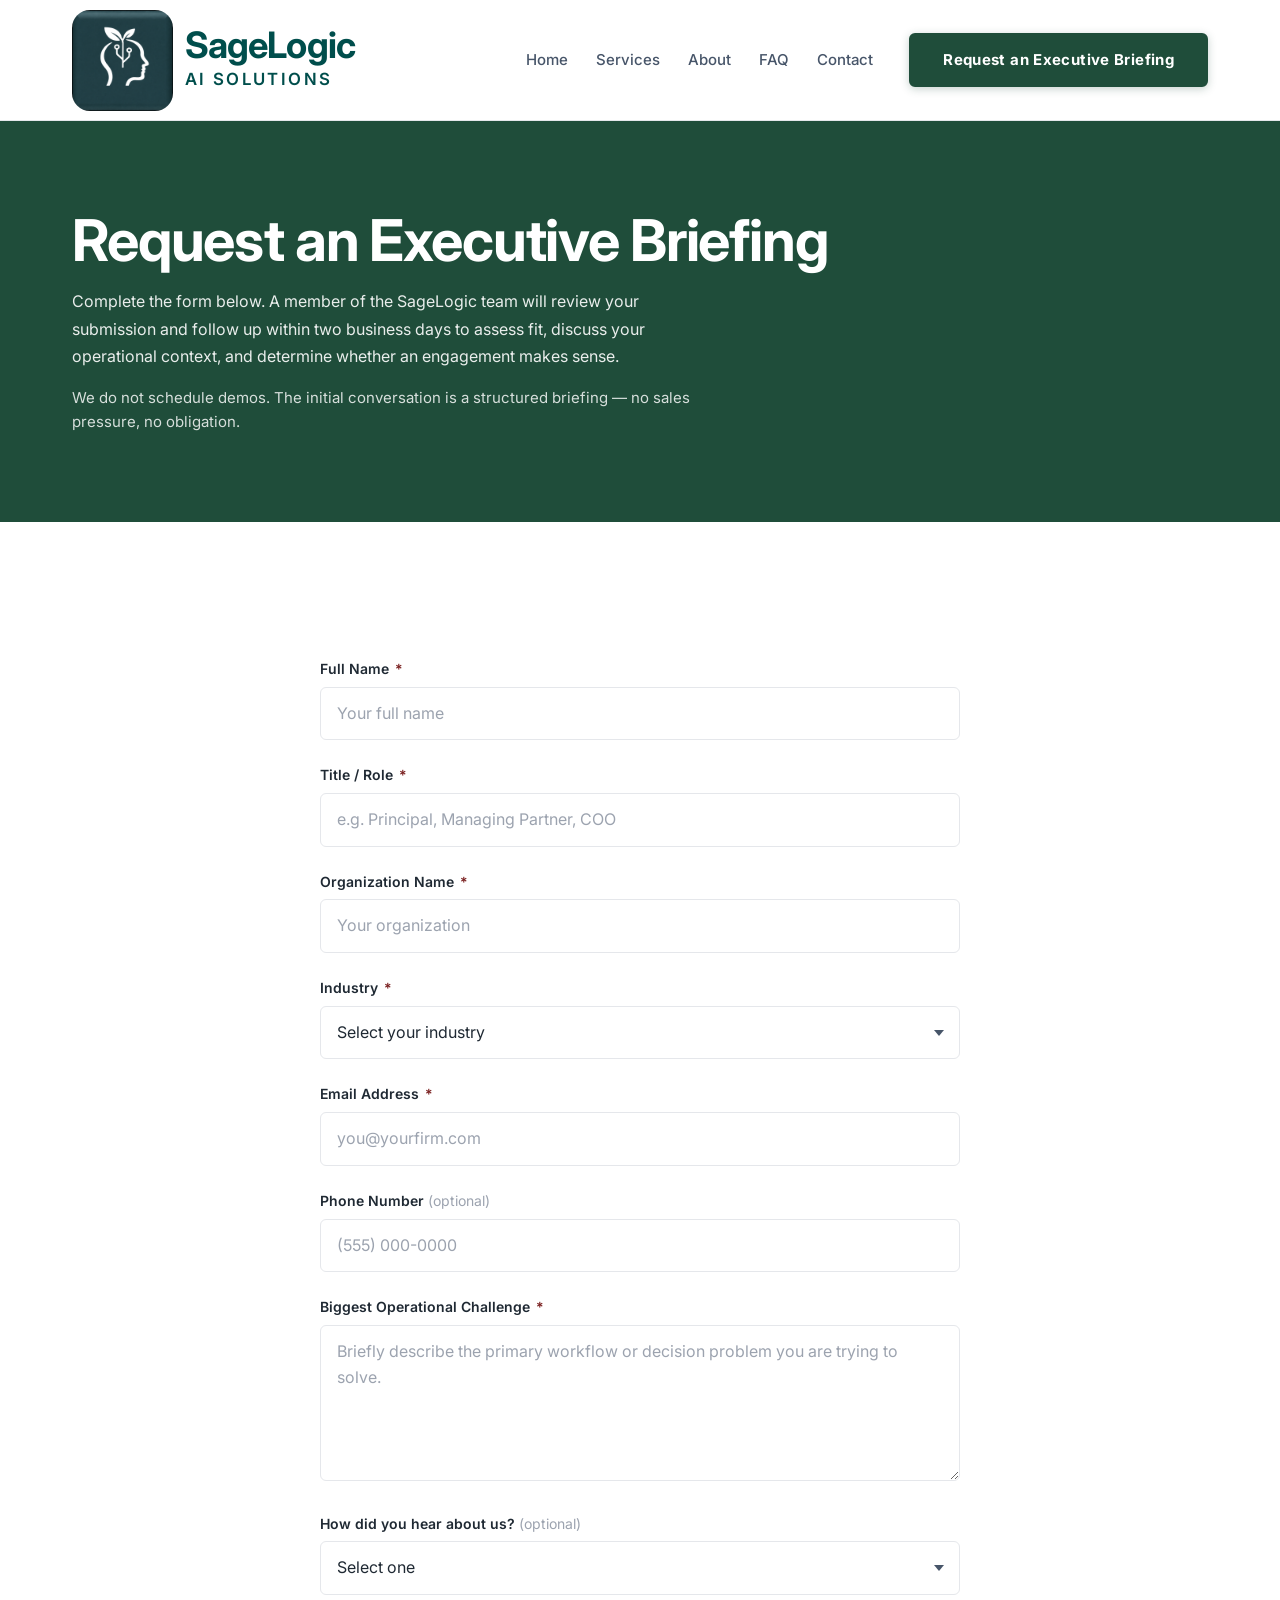
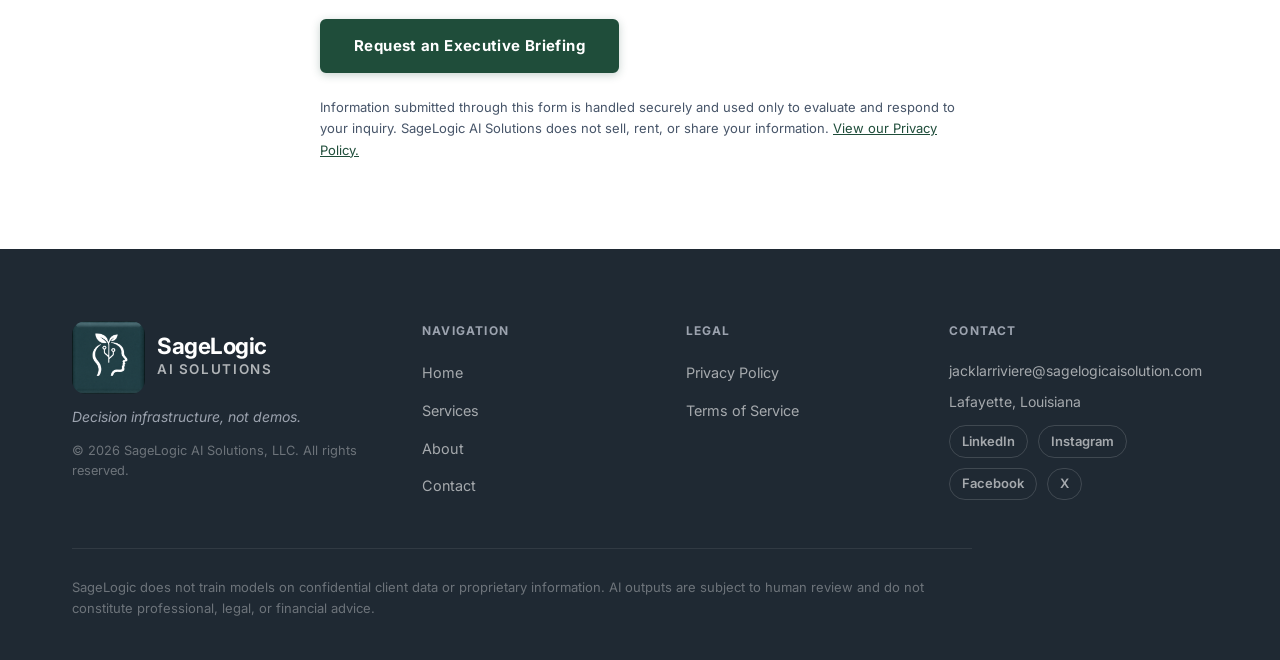
<file: contact.html>
<!DOCTYPE html>
<html lang="en">
<head>
  <meta charset="UTF-8">
  <meta name="viewport" content="width=device-width, initial-scale=1.0">
  <title>Contact | Request an Executive Briefing — SageLogic AI Solutions</title>
  <meta name="description" content="Request an Executive Briefing with SageLogic AI Solutions. We assess fit, discuss your operational context, and determine whether an engagement makes sense — before any build begins.">
  <link rel="canonical" href="https://sagelogicaisolutions.com/contact.html">
  <meta property="og:title" content="Contact | Request an Executive Briefing — SageLogic AI Solutions">
  <meta property="og:description" content="Request an Executive Briefing with SageLogic AI Solutions. We assess fit, discuss your operational context, and determine whether an engagement makes sense — before any build begins.">
  <meta property="og:image" content="https://sagelogicaisolutions.com/assets/og-image.jpg">
  <meta property="og:url" content="https://sagelogicaisolutions.com/contact.html">
  <meta property="og:type" content="website">
  <meta name="twitter:card" content="summary_large_image">
  <link rel="icon" href="assets/favicon.ico">
  <link rel="preconnect" href="https://fonts.googleapis.com">
  <link rel="preconnect" href="https://fonts.gstatic.com" crossorigin>
  <link href="https://fonts.googleapis.com/css2?family=Inter:wght@400;600;700&display=swap" rel="stylesheet">
  <link rel="stylesheet" href="css/reset.css">
  <link rel="stylesheet" href="css/styles.css">
  <!-- GA4 — paste gtag script here -->
</head>
<body>

  <!-- ── Navigation ─────────────────────────────────────── -->
  <header class="nav" role="banner">
    <div class="container">
      <a href="index.html" class="nav__logo">
        <div class="nav__logo-icon" role="img" aria-label="SageLogic logo icon"></div>
        <div class="nav__logo-text">
          <span class="nav__logo-name">SageLogic</span>
          <span class="nav__logo-sub">AI Solutions</span>
        </div>
      </a>
      <ul class="nav__links" role="list">
        <li><a href="index.html" class="nav__link">Home</a></li>
        <li><a href="services.html" class="nav__link">Services</a></li>
        <li><a href="about.html" class="nav__link">About</a></li>
        <li><a href="services.html#faq" class="nav__link">FAQ</a></li>
        <li><a href="contact.html" class="nav__link">Contact</a></li>
        <li><a href="contact.html" class="btn btn--primary nav__cta">Request an Executive Briefing</a></li>
      </ul>
      <button class="nav__hamburger" aria-label="Toggle navigation menu">
        <span></span><span></span><span></span>
      </button>
    </div>
  </header>

  <main>

    <!-- ── SECTION 01 | CONTACT HERO ─────────────────────── -->
    <section class="section section--teal" aria-labelledby="contact-hero-heading">
      <div class="container">
        <h1 id="contact-hero-heading">Request an Executive Briefing</h1>
        <p style="max-width:640px; margin-top:1rem; opacity:0.9; line-height:1.7;">
          Complete the form below. A member of the SageLogic team will review your submission and follow up within two business days to assess fit, discuss your operational context, and determine whether an engagement makes sense.
        </p>
        <p style="max-width:640px; margin-top:0.75rem; opacity:0.82; font-size:0.9375rem;">
          We do not schedule demos. The initial conversation is a structured briefing — no sales pressure, no obligation.
        </p>
      </div>
    </section>

    <!-- ── SECTION 02 | CONTACT FORM ─────────────────────── -->
    <section class="section" aria-labelledby="form-heading">
      <div class="container">
        <h2 id="form-heading" class="visually-hidden">Contact Form</h2>

        <div class="form-wrapper">
          <!--
            HOSTING NOTE:
            • GitHub Pages + Formspree: set action="https://formspree.io/f/YOUR_FORM_ID"
            • Netlify: add the `netlify` attribute and set action="/confirmation.html"
            After successful submission, redirect to confirmation.html via Formspree's
            _next field or Netlify's redirect setting.
          -->
          <form
            class="form"
            method="POST"
            action="https://formspree.io/f/YOUR_FORM_ID"
            novalidate
          >
            <!-- Formspree redirect on success -->
            <input type="hidden" name="_next" value="confirmation.html">
            <!-- Honeypot anti-spam -->
            <input type="text" name="_gotcha" style="display:none" tabindex="-1" autocomplete="off">

            <div class="form__group">
              <label class="form__label" for="full-name">
                Full Name <span class="required-star" aria-hidden="true">*</span>
              </label>
              <input
                class="form__input"
                type="text"
                id="full-name"
                name="full_name"
                placeholder="Your full name"
                required
                autocomplete="name"
              >
              <span class="form__error" role="alert"></span>
            </div>

            <div class="form__group">
              <label class="form__label" for="title-role">
                Title / Role <span class="required-star" aria-hidden="true">*</span>
              </label>
              <input
                class="form__input"
                type="text"
                id="title-role"
                name="title_role"
                placeholder="e.g. Principal, Managing Partner, COO"
                required
                autocomplete="organization-title"
              >
              <span class="form__error" role="alert"></span>
            </div>

            <div class="form__group">
              <label class="form__label" for="org-name">
                Organization Name <span class="required-star" aria-hidden="true">*</span>
              </label>
              <input
                class="form__input"
                type="text"
                id="org-name"
                name="organization"
                placeholder="Your organization"
                required
                autocomplete="organization"
              >
              <span class="form__error" role="alert"></span>
            </div>

            <div class="form__group">
              <label class="form__label" for="industry">
                Industry <span class="required-star" aria-hidden="true">*</span>
              </label>
              <div class="form__select-wrapper">
                <select class="form__select" id="industry" name="industry" required>
                  <option value="" disabled selected>Select your industry</option>
                  <option value="Environmental Consulting">Environmental Consulting</option>
                  <option value="Engineering">Engineering</option>
                  <option value="CPA / Accounting">CPA / Accounting</option>
                  <option value="Legal">Legal</option>
                  <option value="Real Estate">Real Estate</option>
                  <option value="Healthcare Administration">Healthcare Administration</option>
                  <option value="Other">Other</option>
                </select>
              </div>
              <span class="form__error" role="alert"></span>
            </div>

            <div class="form__group">
              <label class="form__label" for="email">
                Email Address <span class="required-star" aria-hidden="true">*</span>
              </label>
              <input
                class="form__input"
                type="email"
                id="email"
                name="email"
                placeholder="you@yourfirm.com"
                required
                autocomplete="email"
              >
              <span class="form__error" role="alert"></span>
            </div>

            <div class="form__group">
              <label class="form__label" for="phone">
                Phone Number <span style="color:var(--color-gray-mid); font-weight:400;">(optional)</span>
              </label>
              <input
                class="form__input"
                type="tel"
                id="phone"
                name="phone"
                placeholder="(555) 000-0000"
                autocomplete="tel"
              >
              <span class="form__error" role="alert"></span>
            </div>

            <div class="form__group">
              <label class="form__label" for="challenge">
                Biggest Operational Challenge <span class="required-star" aria-hidden="true">*</span>
              </label>
              <textarea
                class="form__textarea"
                id="challenge"
                name="challenge"
                rows="5"
                placeholder="Briefly describe the primary workflow or decision problem you are trying to solve."
                required
              ></textarea>
              <span class="form__error" role="alert"></span>
            </div>

            <div class="form__group">
              <label class="form__label" for="referral">
                How did you hear about us? <span style="color:var(--color-gray-mid); font-weight:400;">(optional)</span>
              </label>
              <div class="form__select-wrapper">
                <select class="form__select" id="referral" name="referral">
                  <option value="" disabled selected>Select one</option>
                  <option value="LinkedIn">LinkedIn</option>
                  <option value="Referral">Referral</option>
                  <option value="Web Search">Web Search</option>
                  <option value="LSBDC">LSBDC</option>
                  <option value="Other">Other</option>
                </select>
              </div>
            </div>

            <div class="form__submit">
              <button type="submit" class="btn btn--primary">Request an Executive Briefing</button>
            </div>

          </form>

          <p class="privacy-notice">
            Information submitted through this form is handled securely and used only to evaluate and respond to your inquiry. SageLogic AI Solutions does not sell, rent, or share your information.
            <a href="privacy-policy.html">View our Privacy Policy.</a>
          </p>
        </div>

      </div>
    </section>

  </main>

  <!-- ── Footer ─────────────────────────────────────────── -->
  <footer class="footer" role="contentinfo">
    <div class="container">
      <div class="footer__grid">
        <div class="footer__col">
          <div class="footer__logo-lockup">
            <div class="footer__logo-icon" role="img" aria-label="SageLogic logo icon"></div>
            <div class="footer__logo-text">
              <span class="footer__logo-name">SageLogic</span>
              <span class="footer__logo-sub">AI Solutions</span>
            </div>
          </div>
          <p class="footer__tagline">Decision infrastructure, not demos.</p>
          <p class="footer__copy">&copy; 2026 SageLogic AI Solutions, LLC. All rights reserved.</p>
        </div>
        <div class="footer__col">
          <h4>Navigation</h4>
          <ul>
            <li><a href="index.html">Home</a></li>
            <li><a href="services.html">Services</a></li>
            <li><a href="about.html">About</a></li>
            <li><a href="contact.html">Contact</a></li>
          </ul>
        </div>
        <div class="footer__col">
          <h4>Legal</h4>
          <ul>
            <li><a href="privacy-policy.html">Privacy Policy</a></li>
            <li><a href="terms-of-service.html">Terms of Service</a></li>
          </ul>
        </div>
        <div class="footer__col footer__contact">
          <h4>Contact</h4>
          <p><a href="mailto:jacklarriviere@sagelogicaisolution.com">jacklarriviere@sagelogicaisolution.com</a></p>
          <p>Lafayette, Louisiana</p>
          <div class="footer__social">
            <a href="https://www.linkedin.com/company/sagelogicaisolutions" target="_blank" rel="noopener noreferrer">LinkedIn</a>
            <a href="https://www.instagram.com/sagelogicai" target="_blank" rel="noopener noreferrer">Instagram</a>
            <a href="https://www.facebook.com/sagelogicaisolutions" target="_blank" rel="noopener noreferrer">Facebook</a>
            <a href="https://x.com/sagelogicai" target="_blank" rel="noopener noreferrer">X</a>
          </div>
        </div>
      </div>
      <p class="footer__disclosure">SageLogic does not train models on confidential client data or proprietary information. AI outputs are subject to human review and do not constitute professional, legal, or financial advice.</p>
    </div>
  </footer>

  <script src="js/main.js"></script>
  <script src="js/form.js"></script>
</body>
</html>
</file>
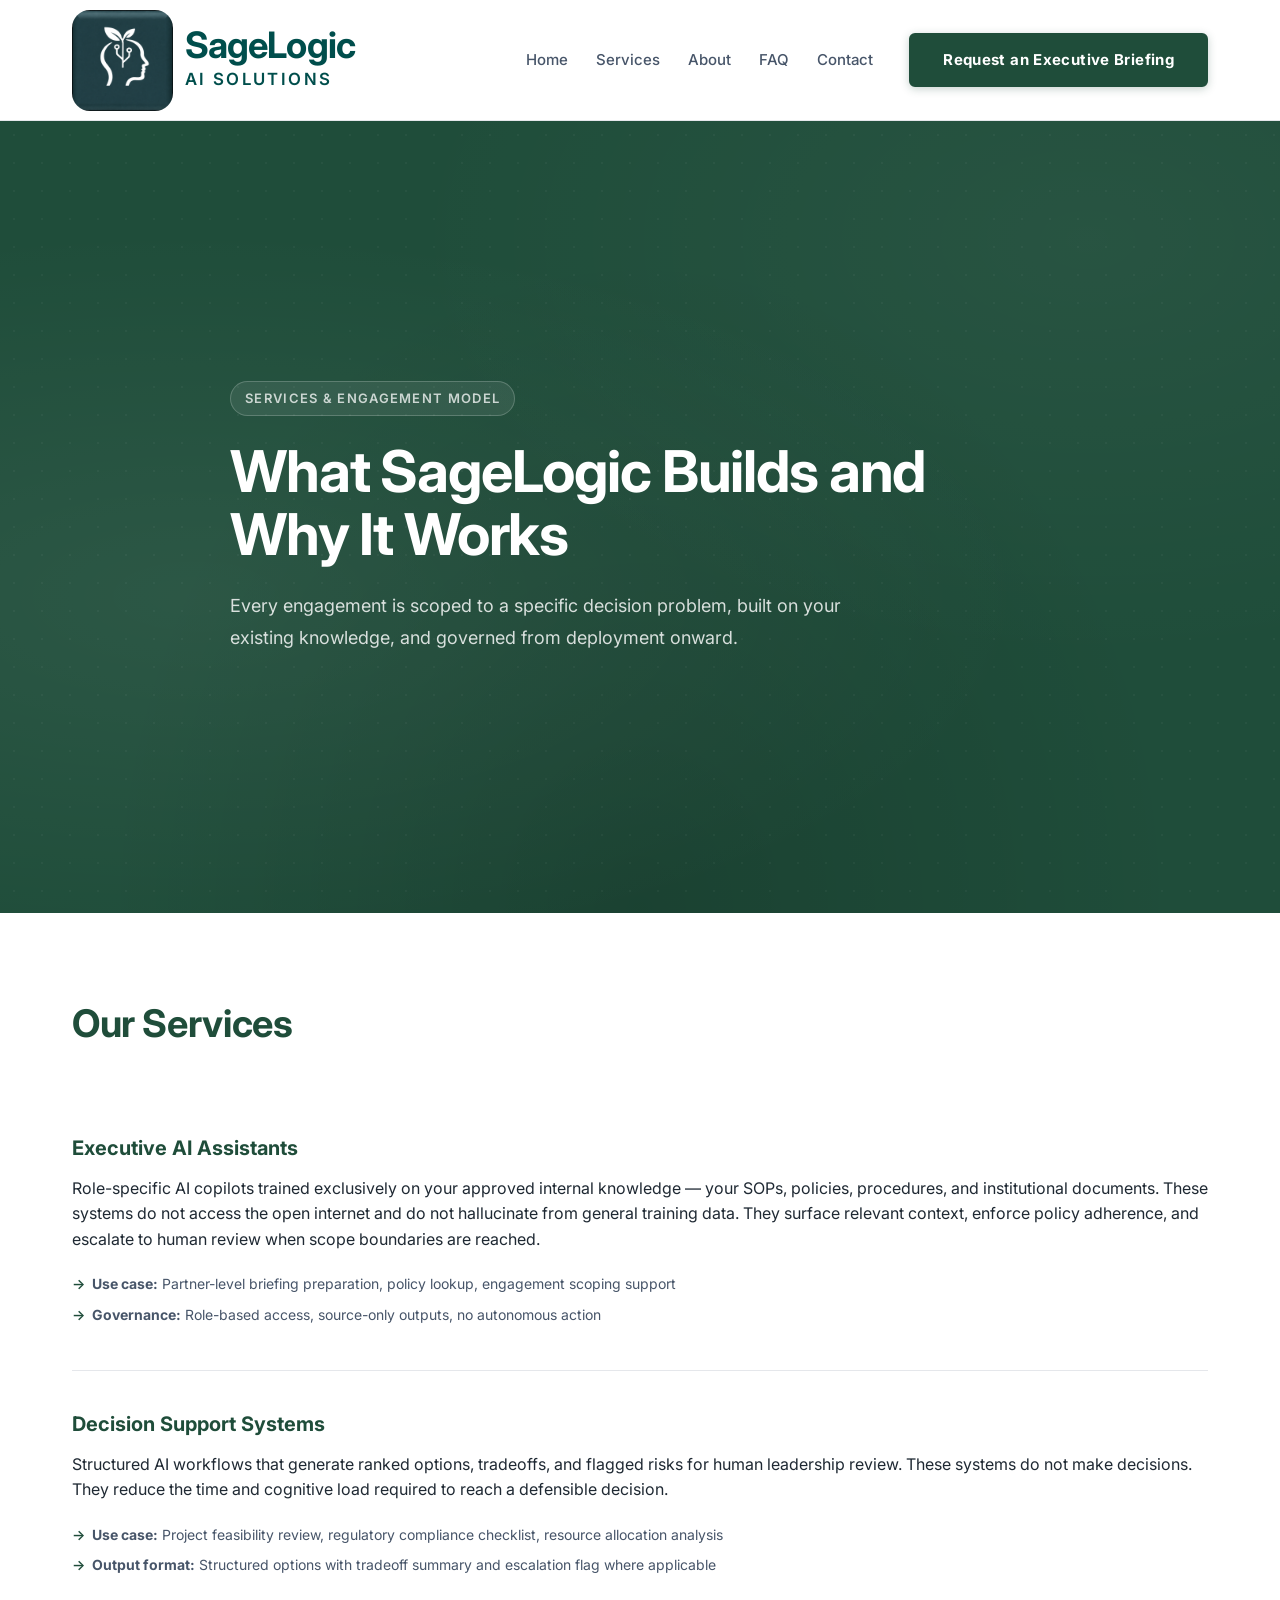
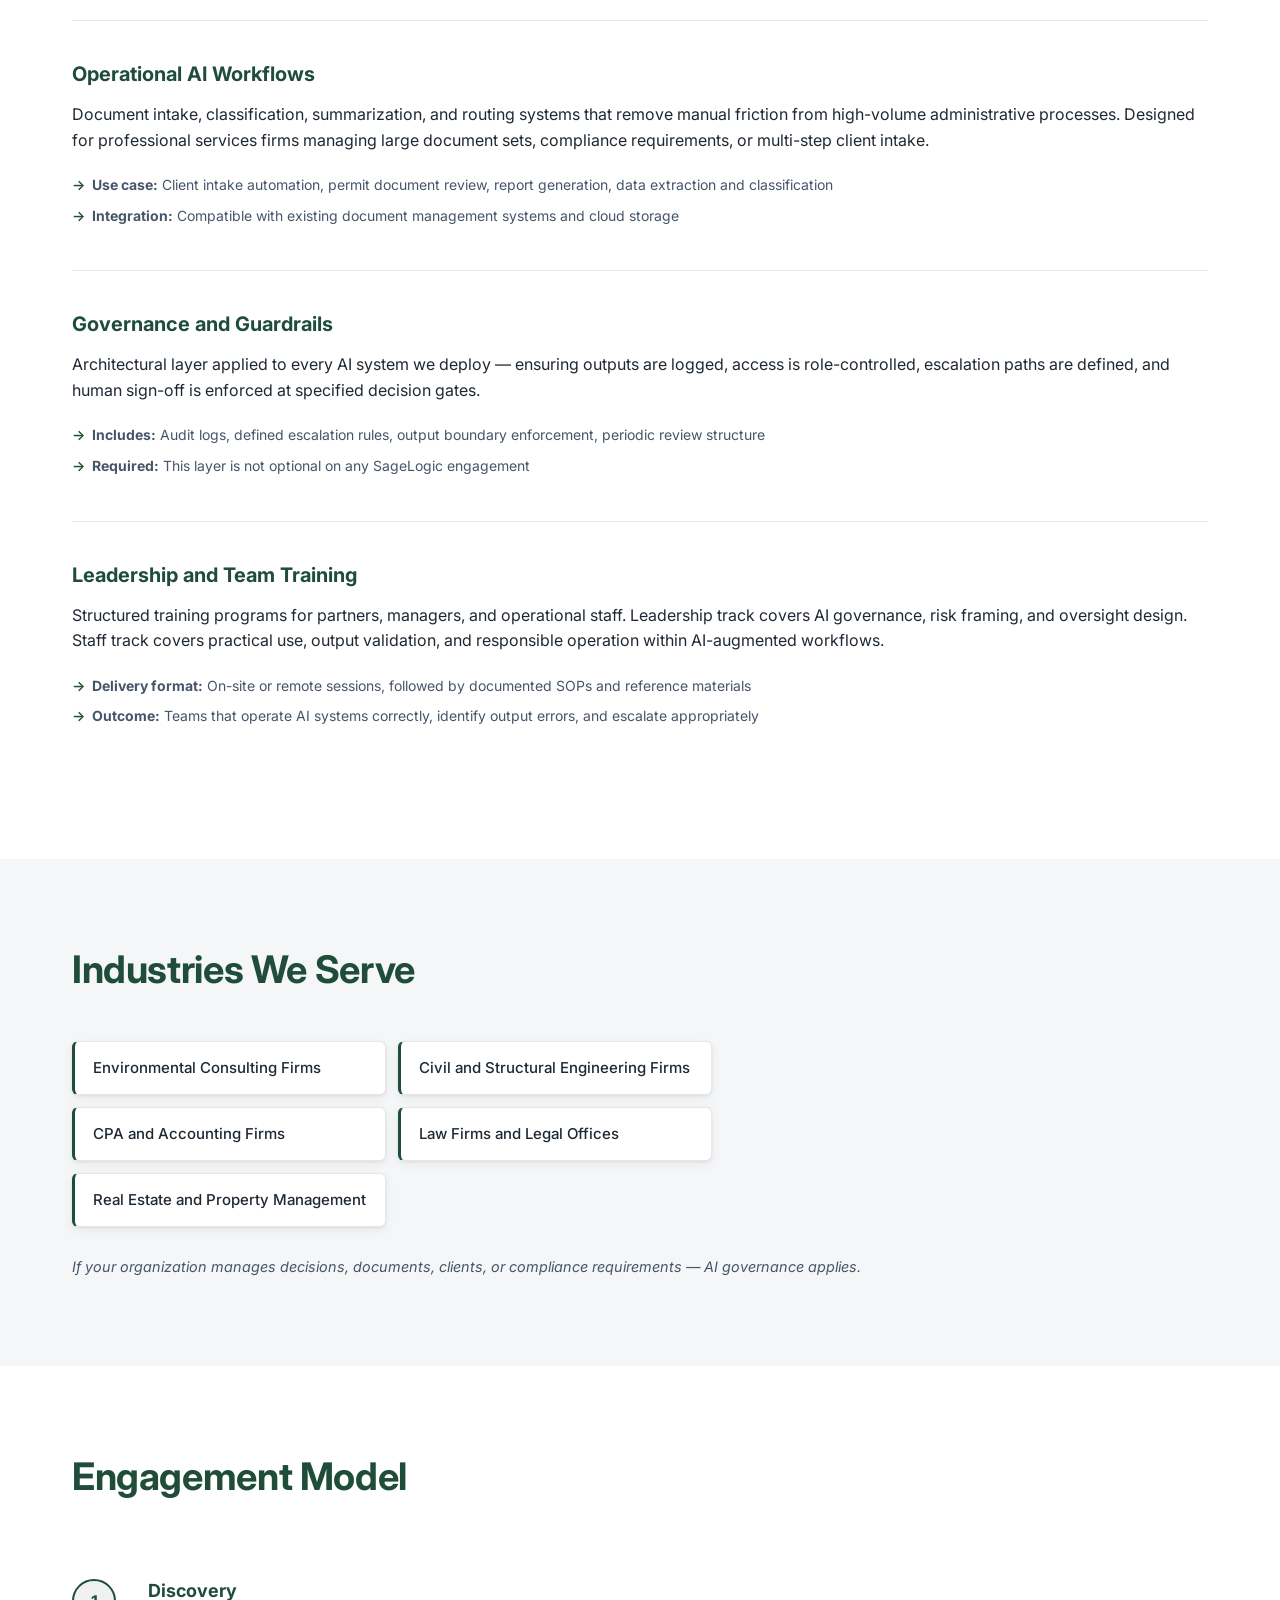
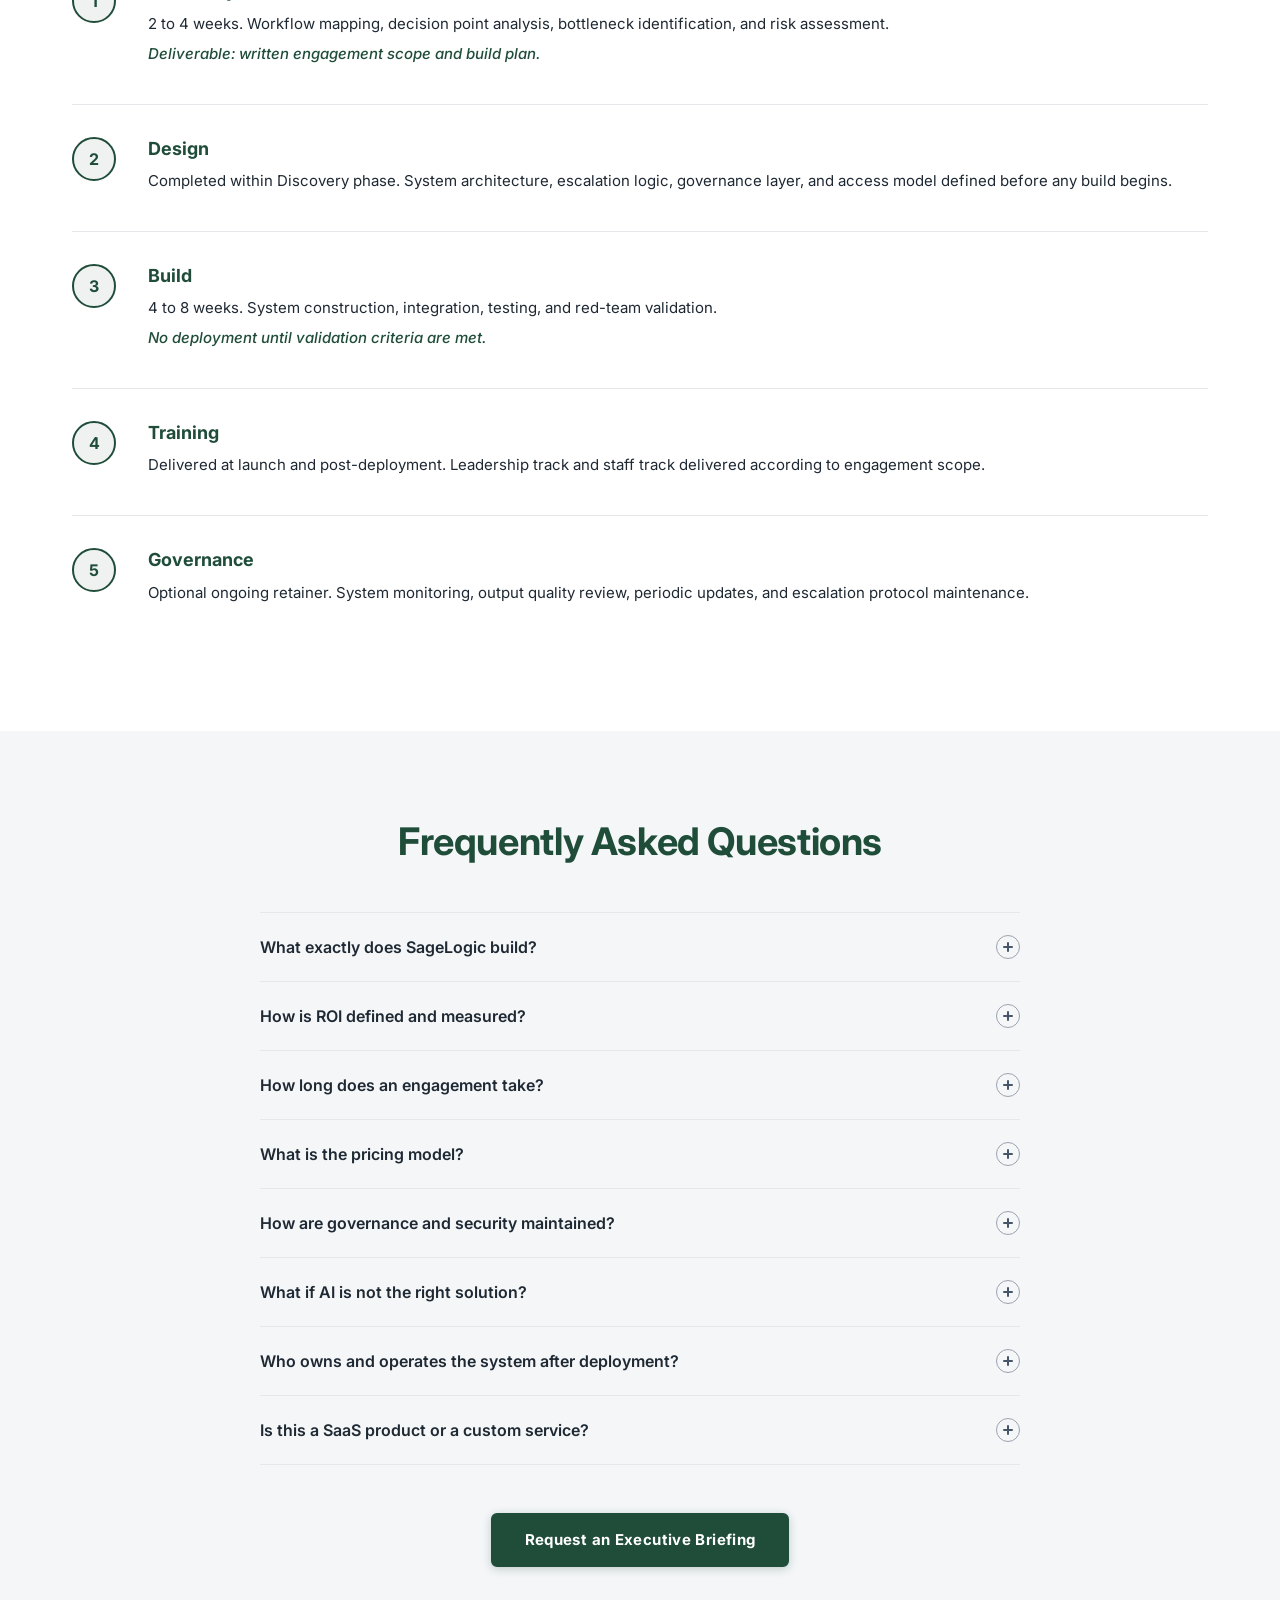
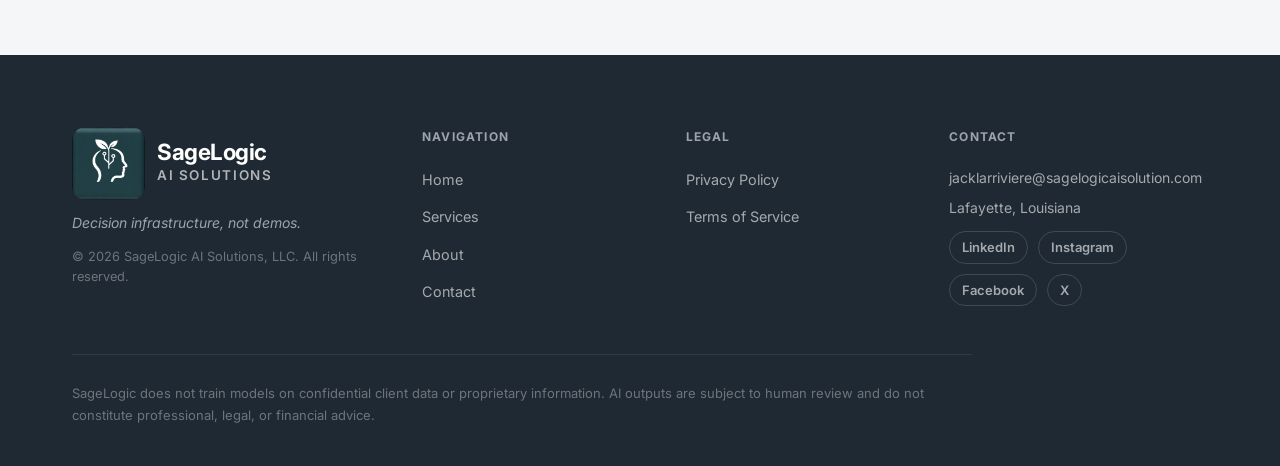
<file: services.html>
<!DOCTYPE html>
<html lang="en">
<head>
  <meta charset="UTF-8">
  <meta name="viewport" content="width=device-width, initial-scale=1.0">
  <title>Services | SageLogic AI Solutions — Custom AI Systems for Workflow and Decision Support</title>
  <meta name="description" content="SageLogic designs and deploys AI decision-support systems, operational workflows, governance architecture, and training programs for professional services firms.">
  <link rel="canonical" href="https://sagelogicaisolutions.com/services.html">
  <meta property="og:title" content="Services | SageLogic AI Solutions">
  <meta property="og:description" content="SageLogic designs and deploys AI decision-support systems, operational workflows, governance architecture, and training programs for professional services firms.">
  <meta property="og:image" content="https://sagelogicaisolutions.com/assets/og-image.jpg">
  <meta property="og:url" content="https://sagelogicaisolutions.com/services.html">
  <meta property="og:type" content="website">
  <meta name="twitter:card" content="summary_large_image">
  <link rel="icon" href="assets/favicon.ico">
  <link rel="preconnect" href="https://fonts.googleapis.com">
  <link rel="preconnect" href="https://fonts.gstatic.com" crossorigin>
  <link href="https://fonts.googleapis.com/css2?family=Inter:wght@400;600;700&display=swap" rel="stylesheet">
  <link rel="stylesheet" href="css/reset.css">
  <link rel="stylesheet" href="css/styles.css">
  <!-- GA4 — paste gtag script here -->
</head>
<body>

  <!-- ── Navigation ─────────────────────────────────────── -->
  <header class="nav" role="banner">
    <div class="container">
      <a href="index.html" class="nav__logo">
        <div class="nav__logo-icon" role="img" aria-label="SageLogic logo icon"></div>
        <div class="nav__logo-text">
          <span class="nav__logo-name">SageLogic</span>
          <span class="nav__logo-sub">AI Solutions</span>
        </div>
      </a>
      <ul class="nav__links" role="list">
        <li><a href="index.html" class="nav__link">Home</a></li>
        <li><a href="services.html" class="nav__link">Services</a></li>
        <li><a href="about.html" class="nav__link">About</a></li>
        <li><a href="services.html#faq" class="nav__link">FAQ</a></li>
        <li><a href="contact.html" class="nav__link">Contact</a></li>
        <li><a href="contact.html" class="btn btn--primary nav__cta">Request an Executive Briefing</a></li>
      </ul>
      <button class="nav__hamburger" aria-label="Toggle navigation menu">
        <span></span><span></span><span></span>
      </button>
    </div>
  </header>

  <main>

    <!-- ── SECTION 01 | SERVICES HERO ────────────────────── -->
    <section class="hero section section--teal" aria-labelledby="services-hero-heading">
      <div class="container">
        <div class="hero__eyebrow">Services &amp; Engagement Model</div>
        <h1 class="hero__headline" id="services-hero-heading">
          What SageLogic Builds and Why It Works
        </h1>
        <p class="hero__subhead">
          Every engagement is scoped to a specific decision problem, built on your existing knowledge, and governed from deployment onward.
        </p>
      </div>
    </section>

    <!-- ── SECTION 02 | SERVICE DEFINITIONS ──────────────── -->
    <section class="section" id="service-definitions" aria-labelledby="svc-def-heading">
      <div class="container">
        <div class="section-header">
          <h2 id="svc-def-heading">Our Services</h2>
        </div>
        <div class="service-list">

          <div class="service-item">
            <h3>Executive AI Assistants</h3>
            <p>Role-specific AI copilots trained exclusively on your approved internal knowledge — your SOPs, policies, procedures, and institutional documents. These systems do not access the open internet and do not hallucinate from general training data. They surface relevant context, enforce policy adherence, and escalate to human review when scope boundaries are reached.</p>
            <ul class="service-meta">
              <li><strong>Use case:</strong> Partner-level briefing preparation, policy lookup, engagement scoping support</li>
              <li><strong>Governance:</strong> Role-based access, source-only outputs, no autonomous action</li>
            </ul>
          </div>

          <div class="service-item">
            <h3>Decision Support Systems</h3>
            <p>Structured AI workflows that generate ranked options, tradeoffs, and flagged risks for human leadership review. These systems do not make decisions. They reduce the time and cognitive load required to reach a defensible decision.</p>
            <ul class="service-meta">
              <li><strong>Use case:</strong> Project feasibility review, regulatory compliance checklist, resource allocation analysis</li>
              <li><strong>Output format:</strong> Structured options with tradeoff summary and escalation flag where applicable</li>
            </ul>
          </div>

          <div class="service-item">
            <h3>Operational AI Workflows</h3>
            <p>Document intake, classification, summarization, and routing systems that remove manual friction from high-volume administrative processes. Designed for professional services firms managing large document sets, compliance requirements, or multi-step client intake.</p>
            <ul class="service-meta">
              <li><strong>Use case:</strong> Client intake automation, permit document review, report generation, data extraction and classification</li>
              <li><strong>Integration:</strong> Compatible with existing document management systems and cloud storage</li>
            </ul>
          </div>

          <div class="service-item">
            <h3>Governance and Guardrails</h3>
            <p>Architectural layer applied to every AI system we deploy — ensuring outputs are logged, access is role-controlled, escalation paths are defined, and human sign-off is enforced at specified decision gates.</p>
            <ul class="service-meta">
              <li><strong>Includes:</strong> Audit logs, defined escalation rules, output boundary enforcement, periodic review structure</li>
              <li><strong>Required:</strong> This layer is not optional on any SageLogic engagement</li>
            </ul>
          </div>

          <div class="service-item">
            <h3>Leadership and Team Training</h3>
            <p>Structured training programs for partners, managers, and operational staff. Leadership track covers AI governance, risk framing, and oversight design. Staff track covers practical use, output validation, and responsible operation within AI-augmented workflows.</p>
            <ul class="service-meta">
              <li><strong>Delivery format:</strong> On-site or remote sessions, followed by documented SOPs and reference materials</li>
              <li><strong>Outcome:</strong> Teams that operate AI systems correctly, identify output errors, and escalate appropriately</li>
            </ul>
          </div>

        </div>
      </div>
    </section>

    <!-- ── SECTION 03 | INDUSTRIES WE SERVE ──────────────── -->
    <section class="section section--light" id="industries" aria-labelledby="industries-heading">
      <div class="container">
        <div class="section-header">
          <h2 id="industries-heading">Industries We Serve</h2>
        </div>
        <div class="industry-grid">
          <div class="industry-item">Environmental Consulting Firms</div>
          <div class="industry-item">Civil and Structural Engineering Firms</div>
          <div class="industry-item">CPA and Accounting Firms</div>
          <div class="industry-item">Law Firms and Legal Offices</div>
          <div class="industry-item">Real Estate and Property Management</div>

        </div>
        <p class="industry-note">If your organization manages decisions, documents, clients, or compliance requirements — AI governance applies.</p>
      </div>
    </section>

    <!-- ── SECTION 04 | ENGAGEMENT MODEL ─────────────────── -->
    <section class="section" id="engagement-model" aria-labelledby="engagement-heading">
      <div class="container">
        <div class="section-header">
          <h2 id="engagement-heading">Engagement Model</h2>
        </div>
        <div class="timeline">

          <div class="timeline__phase">
            <div class="timeline__num" aria-hidden="true">1</div>
            <div class="timeline__content">
              <h3>Discovery</h3>
              <p>2 to 4 weeks. Workflow mapping, decision point analysis, bottleneck identification, and risk assessment.</p>
              <p class="timeline__deliverable">Deliverable: written engagement scope and build plan.</p>
            </div>
          </div>

          <div class="timeline__phase">
            <div class="timeline__num" aria-hidden="true">2</div>
            <div class="timeline__content">
              <h3>Design</h3>
              <p>Completed within Discovery phase. System architecture, escalation logic, governance layer, and access model defined before any build begins.</p>
            </div>
          </div>

          <div class="timeline__phase">
            <div class="timeline__num" aria-hidden="true">3</div>
            <div class="timeline__content">
              <h3>Build</h3>
              <p>4 to 8 weeks. System construction, integration, testing, and red-team validation.</p>
              <p class="timeline__deliverable">No deployment until validation criteria are met.</p>
            </div>
          </div>

          <div class="timeline__phase">
            <div class="timeline__num" aria-hidden="true">4</div>
            <div class="timeline__content">
              <h3>Training</h3>
              <p>Delivered at launch and post-deployment. Leadership track and staff track delivered according to engagement scope.</p>
            </div>
          </div>

          <div class="timeline__phase">
            <div class="timeline__num" aria-hidden="true">5</div>
            <div class="timeline__content">
              <h3>Governance</h3>
              <p>Optional ongoing retainer. System monitoring, output quality review, periodic updates, and escalation protocol maintenance.</p>
            </div>
          </div>

        </div>
      </div>
    </section>

    <!-- ── SECTION 05 | FULL FAQ ──────────────────────────── -->
    <section class="section section--light" id="faq" aria-labelledby="faq-heading">
      <div class="container">
        <div class="section-header text-center">
          <h2 id="faq-heading">Frequently Asked Questions</h2>
        </div>
        <div class="faq" role="list">

          <div class="faq__item" role="listitem">
            <button class="faq__question" aria-controls="sfaq-a1">
              What exactly does SageLogic build?
              <span class="faq__icon" aria-hidden="true"></span>
            </button>
            <div class="faq__answer" id="sfaq-a1" aria-hidden="true">
              <div class="faq__answer-inner">Custom decision-support AI systems grounded in your organization's own SOPs, policies, and workflows — plus the training to use them responsibly. We do not deliver generic chatbots or autonomous systems.</div>
            </div>
          </div>

          <div class="faq__item" role="listitem">
            <button class="faq__question" aria-controls="sfaq-a2">
              How is ROI defined and measured?
              <span class="faq__icon" aria-hidden="true"></span>
            </button>
            <div class="faq__answer" id="sfaq-a2" aria-hidden="true">
              <div class="faq__answer-inner">ROI is defined during discovery and tied to measurable outcomes agreed with leadership before any build begins. Success criteria are explicit, documented, and reviewed over time. Examples include reduction in review cycle time, time recovered per workflow, and error rate in compliance tasks.</div>
            </div>
          </div>

          <div class="faq__item" role="listitem">
            <button class="faq__question" aria-controls="sfaq-a3">
              How long does an engagement take?
              <span class="faq__icon" aria-hidden="true"></span>
            </button>
            <div class="faq__answer" id="sfaq-a3" aria-hidden="true">
              <div class="faq__answer-inner">Discovery and design: 2 to 4 weeks. Build and validation: 4 to 8 weeks. Timelines are scoped and agreed before execution begins, with defined review checkpoints built in.</div>
            </div>
          </div>

          <div class="faq__item" role="listitem">
            <button class="faq__question" aria-controls="sfaq-a4">
              What is the pricing model?
              <span class="faq__icon" aria-hidden="true"></span>
            </button>
            <div class="faq__answer" id="sfaq-a4" aria-hidden="true">
              <div class="faq__answer-inner">Fixed-fee scoped engagements tied to defined deliverables. No hourly billing and no surprise costs. Pricing is based on workflow complexity and required integrations and is defined before work begins. An optional ongoing retainer is available for governance and monitoring.</div>
            </div>
          </div>

          <div class="faq__item" role="listitem">
            <button class="faq__question" aria-controls="sfaq-a5">
              How are governance and security maintained?
              <span class="faq__icon" aria-hidden="true"></span>
            </button>
            <div class="faq__answer" id="sfaq-a5" aria-hidden="true">
              <div class="faq__answer-inner">Strict data boundaries, role-based access, and approved knowledge sources only. Client data is never used to train external models. All outputs are logged, auditable, and subject to human oversight. Escalation rules are defined at the architecture stage and enforced at runtime.</div>
            </div>
          </div>

          <div class="faq__item" role="listitem">
            <button class="faq__question" aria-controls="sfaq-a6">
              What if AI is not the right solution?
              <span class="faq__icon" aria-hidden="true"></span>
            </button>
            <div class="faq__answer" id="sfaq-a6" aria-hidden="true">
              <div class="faq__answer-inner">We will say so. If expected impact is low, data is insufficient, risk outweighs value, or the problem does not warrant AI, SageLogic will recommend against deployment. We do not sell AI for its own sake.</div>
            </div>
          </div>

          <div class="faq__item" role="listitem">
            <button class="faq__question" aria-controls="sfaq-a7">
              Who owns and operates the system after deployment?
              <span class="faq__icon" aria-hidden="true"></span>
            </button>
            <div class="faq__answer" id="sfaq-a7" aria-hidden="true">
              <div class="faq__answer-inner">The client owns all deliverables upon full payment, subject to the engagement agreement. SageLogic provides documentation, SOPs, and training sufficient for internal operation. Optional ongoing retainer covers governance and system maintenance.</div>
            </div>
          </div>

          <div class="faq__item" role="listitem">
            <button class="faq__question" aria-controls="sfaq-a8">
              Is this a SaaS product or a custom service?
              <span class="faq__icon" aria-hidden="true"></span>
            </button>
            <div class="faq__answer" id="sfaq-a8" aria-hidden="true">
              <div class="faq__answer-inner">It is a custom professional service. SageLogic does not offer off-the-shelf software. Every engagement is scoped, designed, and built to fit a specific client organization's workflows, knowledge base, and governance requirements.</div>
            </div>
          </div>

        </div>
        <div class="text-center mt-3">
          <a href="contact.html" class="btn btn--primary">Request an Executive Briefing</a>
        </div>
      </div>
    </section>

  </main>

  <!-- ── Footer ─────────────────────────────────────────── -->
  <footer class="footer" role="contentinfo">
    <div class="container">
      <div class="footer__grid">
        <div class="footer__col">
          <div class="footer__logo-lockup">
            <div class="footer__logo-icon" role="img" aria-label="SageLogic logo icon"></div>
            <div class="footer__logo-text">
              <span class="footer__logo-name">SageLogic</span>
              <span class="footer__logo-sub">AI Solutions</span>
            </div>
          </div>
          <p class="footer__tagline">Decision infrastructure, not demos.</p>
          <p class="footer__copy">&copy; 2026 SageLogic AI Solutions, LLC. All rights reserved.</p>
        </div>
        <div class="footer__col">
          <h4>Navigation</h4>
          <ul>
            <li><a href="index.html">Home</a></li>
            <li><a href="services.html">Services</a></li>
            <li><a href="about.html">About</a></li>
            <li><a href="contact.html">Contact</a></li>
          </ul>
        </div>
        <div class="footer__col">
          <h4>Legal</h4>
          <ul>
            <li><a href="privacy-policy.html">Privacy Policy</a></li>
            <li><a href="terms-of-service.html">Terms of Service</a></li>
          </ul>
        </div>
        <div class="footer__col footer__contact">
          <h4>Contact</h4>
          <p><a href="mailto:jacklarriviere@sagelogicaisolution.com">jacklarriviere@sagelogicaisolution.com</a></p>
          <p>Lafayette, Louisiana</p>
          <div class="footer__social">
            <a href="https://www.linkedin.com/company/sagelogicaisolutions" target="_blank" rel="noopener noreferrer">LinkedIn</a>
            <a href="https://www.instagram.com/sagelogicai" target="_blank" rel="noopener noreferrer">Instagram</a>
            <a href="https://www.facebook.com/sagelogicaisolutions" target="_blank" rel="noopener noreferrer">Facebook</a>
            <a href="https://x.com/sagelogicai" target="_blank" rel="noopener noreferrer">X</a>
          </div>
        </div>
      </div>
      <p class="footer__disclosure">SageLogic does not train models on confidential client data or proprietary information. AI outputs are subject to human review and do not constitute professional, legal, or financial advice.</p>
    </div>
  </footer>

  <script src="js/main.js"></script>
  <script src="js/faq.js"></script>
</body>
</html>
</file>
<file: css/styles.css>
/* ============================================================
   SAGELOGIC AI SOLUTIONS — Global Stylesheet v2
   ============================================================ */

/* ── Custom Properties ─────────────────────────────────────── */
:root {
  --color-dark-teal:   #1F4D3A;
  --color-slate:       #0F3D3E;
  --color-charcoal:    #1F2933;
  --color-slate-blue:  #475569;
  --color-gray-mid:    #9CA3AF;
  --color-gray-light:  #E5E7EB;
  --color-blood-red:   #7A1F1F;
  --color-white:       #FFFFFF;
  --color-teal-light:  rgba(31,77,58,0.07);

  --shadow-card:  0 1px 3px rgba(0,0,0,0.07), 0 4px 12px rgba(0,0,0,0.05);
  --shadow-lift:  0 4px 16px rgba(0,0,0,0.10), 0 1px 4px rgba(0,0,0,0.06);
  --transition:   0.22s ease;
  --radius:       6px;
  --radius-lg:    10px;
}

/* ── Base ───────────────────────────────────────────────────── */
html { scroll-behavior: smooth; }

body {
  font-family: 'Inter', Arial, sans-serif;
  font-size: 1rem;
  line-height: 1.6;
  color: var(--color-charcoal);
  background: var(--color-white);
  -webkit-font-smoothing: antialiased;
}

/* ── Typography ─────────────────────────────────────────────── */
h1 {
  font-size: clamp(2.25rem, 4.5vw, 3.75rem);
  font-weight: 700;
  line-height: 1.1;
  letter-spacing: -0.02em;
  color: var(--color-dark-teal);
}

h2 {
  font-size: clamp(1.625rem, 3vw, 2.375rem);
  font-weight: 700;
  line-height: 1.2;
  letter-spacing: -0.01em;
  color: var(--color-dark-teal);
}

h3 {
  font-size: 1.125rem;
  font-weight: 600;
  line-height: 1.35;
  color: var(--color-charcoal);
}

p { margin-bottom: 1rem; }
p:last-child { margin-bottom: 0; }

/* Eyebrow / section label */
.eyebrow {
  display: inline-block;
  font-size: 0.75rem;
  font-weight: 700;
  letter-spacing: 0.12em;
  text-transform: uppercase;
  color: var(--color-dark-teal);
  margin-bottom: 0.875rem;
  padding: 0.25rem 0.75rem;
  background: var(--color-teal-light);
  border-radius: 20px;
}

.section--teal .eyebrow,
.section--dark .eyebrow {
  color: rgba(255,255,255,0.9);
  background: rgba(255,255,255,0.15);
}

/* ── Layout ─────────────────────────────────────────────────── */
.container {
  max-width: 1200px;
  margin: 0 auto;
  padding: 0 2rem;
}

.section { padding: 5.5rem 0; }

.section--teal {
  background-color: var(--color-dark-teal);
  color: var(--color-white);
}

.section--teal h1,
.section--teal h2,
.section--teal h3 { color: var(--color-white); }

.section--dark {
  background-color: var(--color-charcoal);
  color: var(--color-white);
}

.section--dark h1,
.section--dark h2,
.section--dark h3 { color: var(--color-white); }

.section--light { background-color: #F4F6F8; }

/* ── Buttons ─────────────────────────────────────────────────── */
.btn {
  display: inline-flex;
  align-items: center;
  justify-content: center;
  font-size: 0.9375rem;
  font-weight: 700;
  letter-spacing: 0.025em;
  padding: 0.8125rem 2rem;
  border-radius: var(--radius);
  cursor: pointer;
  transition: transform var(--transition), box-shadow var(--transition), background-color var(--transition), opacity var(--transition);
  text-align: center;
  white-space: nowrap;
  border: 2px solid transparent;
}

.btn:hover { transform: translateY(-1px); }
.btn:active { transform: translateY(0); }

.btn--primary {
  background-color: var(--color-dark-teal);
  color: var(--color-white);
  border-color: var(--color-dark-teal);
  box-shadow: 0 2px 8px rgba(31,77,58,0.25);
}
.btn--primary:hover {
  background-color: #174030;
  border-color: #174030;
  box-shadow: 0 4px 16px rgba(31,77,58,0.35);
}

/* White-filled button — for use on teal/dark backgrounds */
.btn--white {
  background-color: var(--color-white);
  color: var(--color-dark-teal);
  border-color: var(--color-white);
  box-shadow: 0 2px 8px rgba(0,0,0,0.15);
}
.btn--white:hover {
  background-color: #f0f9f4;
  box-shadow: 0 4px 16px rgba(0,0,0,0.2);
}

.btn--ghost {
  background: transparent;
  color: var(--color-white);
  border-color: rgba(255,255,255,0.6);
}
.btn--ghost:hover {
  background: rgba(255,255,255,0.12);
  border-color: var(--color-white);
}

/* ── Navigation ─────────────────────────────────────────────── */
.nav {
  position: sticky;
  top: 0;
  z-index: 100;
  background: var(--color-white);
  transition: box-shadow var(--transition);
  border-bottom: 1px solid var(--color-gray-light);
}

.nav--sticky {
  box-shadow: 0 2px 20px rgba(0,0,0,0.08);
}

.nav .container {
  display: flex;
  align-items: center;
  justify-content: space-between;
  height: 120px;
  gap: 2rem;
}

.nav__logo {
  display: flex;
  align-items: center;
  gap: 0.75rem;
  text-decoration: none;
  flex-shrink: 0;
}

.nav__logo-icon {
  width: 101px;
  height: 101px;
  border-radius: 18px;
  flex-shrink: 0;
  background-image: url('../assets/SageLogic%20logo.png');
  background-size: 101px 101px;
  background-position: center center;
  background-repeat: no-repeat;
}

.nav__logo-text {
  display: flex;
  flex-direction: column;
  gap: 3px;
}

.nav__logo-name {
  font-size: 2.275rem;
  font-weight: 700;
  color: #004E4C;
  letter-spacing: -0.025em;
  line-height: 1;
}

.nav__logo-sub {
  font-size: 1.05rem;
  font-weight: 600;
  color: #004E4C;
  letter-spacing: 0.12em;
  text-transform: uppercase;
  letter-spacing: 0.01em;
  letter-spacing: 0.14em;
  text-transform: uppercase;
}

.nav__links {
  display: flex;
  align-items: center;
  gap: 1.75rem;
  margin-left: auto;
}

.nav__link {
  font-size: 0.9375rem;
  font-weight: 500;
  color: var(--color-slate-blue);
  transition: color var(--transition);
  position: relative;
}

.nav__link::after {
  content: '';
  position: absolute;
  bottom: -4px;
  left: 0;
  right: 0;
  height: 2px;
  background: var(--color-dark-teal);
  border-radius: 1px;
  transform: scaleX(0);
  transition: transform var(--transition);
}

.nav__link:hover { color: var(--color-dark-teal); }
.nav__link:hover::after { transform: scaleX(1); }

.nav__cta { margin-left: 0.5rem; }

.nav__hamburger {
  display: none;
  background: none;
  border: none;
  cursor: pointer;
  padding: 0.5rem;
  flex-direction: column;
  gap: 5px;
}

.nav__hamburger span {
  display: block;
  width: 24px;
  height: 2px;
  background: var(--color-charcoal);
  border-radius: 2px;
  transition: transform var(--transition), opacity var(--transition);
}

@media (max-width: 900px) {
  .nav__logo-text { display: none; }
}

@media (max-width: 768px) {
  .nav__hamburger { display: flex; }

  .nav__links {
    display: none;
    position: absolute;
    top: 120px;
    left: 0;
    right: 0;
    background: var(--color-white);
    flex-direction: column;
    align-items: flex-start;
    padding: 1.5rem 2rem;
    gap: 1.25rem;
    border-bottom: 1px solid var(--color-gray-light);
    box-shadow: 0 8px 24px rgba(0,0,0,0.08);
  }

  .nav__links.is-open { display: flex; }
  .nav__cta { margin-left: 0; }
  .nav__logo-text { display: flex; }
}

/* ── Hero ───────────────────────────────────────────────────── */
.hero {
  min-height: 88vh;
  display: flex;
  align-items: center;
  position: relative;
  overflow: hidden;
}

.hero::before {
  content: '';
  position: absolute;
  inset: 0;
  background-image:
    radial-gradient(ellipse at 15% 60%, rgba(255,255,255,0.06) 0%, transparent 55%),
    radial-gradient(ellipse at 85% 15%, rgba(255,255,255,0.04) 0%, transparent 45%),
    radial-gradient(ellipse at 50% 100%, rgba(0,0,0,0.15) 0%, transparent 60%);
  pointer-events: none;
}

/* Subtle dot-grid overlay */
.hero::after {
  content: '';
  position: absolute;
  inset: 0;
  background-image: radial-gradient(circle, rgba(255,255,255,0.07) 1px, transparent 1px);
  background-size: 28px 28px;
  pointer-events: none;
  opacity: 0.5;
}

.hero .container {
  position: relative;
  z-index: 1;
  padding-top: 2rem;
  padding-bottom: 2rem;
}

.hero__eyebrow {
  display: inline-flex;
  align-items: center;
  gap: 0.5rem;
  font-size: 0.8125rem;
  font-weight: 600;
  letter-spacing: 0.1em;
  text-transform: uppercase;
  color: rgba(255,255,255,0.75);
  margin-bottom: 1.5rem;
  padding: 0.375rem 0.875rem;
  border: 1px solid rgba(255,255,255,0.2);
  border-radius: 20px;
  background: rgba(255,255,255,0.08);
}

.hero__headline {
  max-width: 820px;
  margin-bottom: 1.5rem;
  color: var(--color-white);
}

.hero__subhead {
  font-size: 1.125rem;
  max-width: 620px;
  margin-bottom: 2.75rem;
  color: rgba(255,255,255,0.82);
  line-height: 1.75;
}

.hero__cta-group {
  display: flex;
  flex-wrap: wrap;
  gap: 1rem;
  align-items: center;
}

.hero__trust {
  margin-top: 3.5rem;
  padding-top: 2rem;
  border-top: 1px solid rgba(255,255,255,0.12);
  display: flex;
  gap: 2rem;
  flex-wrap: wrap;
}

.hero__trust-item {
  font-size: 0.8125rem;
  color: rgba(255,255,255,0.65);
  display: flex;
  align-items: center;
  gap: 0.5rem;
}

.hero__trust-item::before {
  content: '✓';
  color: rgba(255,255,255,0.9);
  font-weight: 700;
  font-size: 0.75rem;
}

@media (max-width: 480px) {
  .hero { min-height: auto; padding: 4rem 0; }
  .hero__cta-group { flex-direction: column; align-items: flex-start; }
  .hero__trust { gap: 1rem; }
}

/* ── Section Header ─────────────────────────────────────────── */
.section-header { margin-bottom: 3rem; }
.section-header h2 { margin-bottom: 0.875rem; }

.section-header p {
  color: var(--color-slate-blue);
  font-size: 1.0625rem;
  max-width: 680px;
  line-height: 1.7;
  margin-bottom: 0;
}

.section--teal .section-header p,
.section--dark .section-header p { color: rgba(255,255,255,0.75); }

.section-header.text-center p { margin-left: auto; margin-right: auto; }

/* ── Cards ──────────────────────────────────────────────────── */
.card-grid {
  display: grid;
  grid-template-columns: repeat(2, 1fr);
  gap: 1.25rem;
}

.card-grid--3 { grid-template-columns: repeat(3, 1fr); }

@media (max-width: 860px) {
  .card-grid--3 { grid-template-columns: repeat(2, 1fr); }
}

@media (max-width: 540px) {
  .card-grid,
  .card-grid--3 { grid-template-columns: 1fr; }
}

.card {
  background: var(--color-white);
  border: 1px solid var(--color-gray-light);
  border-radius: var(--radius-lg);
  padding: 1.75rem;
  box-shadow: var(--shadow-card);
  transition: transform var(--transition), box-shadow var(--transition), border-color var(--transition);
  position: relative;
  overflow: hidden;
}

.card::before {
  content: '';
  position: absolute;
  top: 0;
  left: 0;
  right: 0;
  height: 3px;
  background: var(--color-dark-teal);
  transform: scaleX(0);
  transform-origin: left;
  transition: transform var(--transition);
}

.card:hover {
  transform: translateY(-3px);
  box-shadow: var(--shadow-lift);
  border-color: rgba(31,77,58,0.15);
}

.card:hover::before { transform: scaleX(1); }

.section--dark .card {
  background: rgba(255,255,255,0.05);
  border-color: rgba(255,255,255,0.08);
  box-shadow: none;
}

.section--dark .card:hover {
  background: rgba(255,255,255,0.09);
  border-color: rgba(255,255,255,0.18);
  transform: translateY(-3px);
}

.section--dark .card::before { background: rgba(255,255,255,0.3); }

.section--light .card {
  background: var(--color-white);
}

.card__title {
  font-size: 1rem;
  font-weight: 700;
  margin-bottom: 0.5rem;
  color: var(--color-dark-teal);
}

.section--dark .card__title { color: var(--color-white); }

.card__body {
  font-size: 0.9375rem;
  color: var(--color-slate-blue);
  line-height: 1.65;
  margin-bottom: 0;
}

.section--dark .card__body { color: rgba(255,255,255,0.72); }

/* ── Disqualifier ───────────────────────────────────────────── */
.disqualifier {
  text-align: center;
  font-size: 0.9375rem;
  color: var(--color-slate-blue);
  margin-top: 2.5rem;
  padding: 1rem 1.5rem;
  border: 1px dashed var(--color-gray-mid);
  border-radius: var(--radius);
  max-width: 600px;
  margin-left: auto;
  margin-right: auto;
  font-style: italic;
}

/* ── Comparison Block ───────────────────────────────────────── */
.compare {
  display: grid;
  grid-template-columns: 1fr 1fr;
  gap: 0;
  border-radius: var(--radius-lg);
  overflow: hidden;
  margin-top: 3rem;
  box-shadow: var(--shadow-lift);
}

.compare__col { padding: 2.25rem; }

.compare__col--generic { background: #F4F6F8; }

.compare__col--sagelogic {
  background: var(--color-dark-teal);
  color: var(--color-white);
}

.compare__col h3 {
  font-size: 0.8125rem;
  font-weight: 700;
  text-transform: uppercase;
  letter-spacing: 0.1em;
  margin-bottom: 1.5rem;
  color: var(--color-slate-blue);
}

.compare__col--sagelogic h3 { color: rgba(255,255,255,0.6); }

.compare__item {
  padding: 0.75rem 0;
  border-bottom: 1px solid rgba(0,0,0,0.06);
  font-size: 0.9375rem;
  display: flex;
  align-items: flex-start;
  gap: 0.625rem;
  color: var(--color-slate-blue);
}

.compare__item::before {
  flex-shrink: 0;
  font-size: 0.875rem;
  font-weight: 700;
  margin-top: 0.05em;
}

.compare__col--generic .compare__item::before {
  content: '✕';
  color: #9CA3AF;
}

.compare__col--sagelogic .compare__item {
  border-bottom-color: rgba(255,255,255,0.1);
  color: rgba(255,255,255,0.9);
}

.compare__col--sagelogic .compare__item::before {
  content: '✓';
  color: #6EE7B7;
}

.compare__item:last-child { border-bottom: none; }

@media (max-width: 580px) {
  .compare { grid-template-columns: 1fr; }
}

/* ── Process Steps ──────────────────────────────────────────── */
.process {
  display: grid;
  grid-template-columns: repeat(3, 1fr);
  gap: 0;
  margin-top: 3rem;
  border: 1px solid var(--color-gray-light);
  border-radius: var(--radius-lg);
  overflow: hidden;
  box-shadow: var(--shadow-card);
}

.process__step {
  padding: 2.25rem;
  border-right: 1px solid var(--color-gray-light);
  transition: background var(--transition);
}

.process__step:last-child { border-right: none; }

.process__step:hover { background: var(--color-teal-light); }

.process__number {
  display: inline-flex;
  align-items: center;
  justify-content: center;
  width: 40px;
  height: 40px;
  border-radius: 50%;
  background: var(--color-dark-teal);
  color: var(--color-white);
  font-size: 0.875rem;
  font-weight: 700;
  margin-bottom: 1.25rem;
  letter-spacing: 0;
}

.process__title {
  font-size: 1.125rem;
  font-weight: 700;
  color: var(--color-dark-teal);
  margin-bottom: 0.75rem;
}

.process__body {
  font-size: 0.9375rem;
  color: var(--color-slate-blue);
  line-height: 1.7;
}

@media (max-width: 768px) {
  .process { grid-template-columns: 1fr; }
  .process__step { border-right: none; border-bottom: 1px solid var(--color-gray-light); }
  .process__step:last-child { border-bottom: none; }
}

/* ── Proof Cards ────────────────────────────────────────────── */
.proof-grid {
  display: grid;
  grid-template-columns: repeat(3, 1fr);
  gap: 1.25rem;
  margin-top: 2.5rem;
}

.proof__card {
  background: rgba(255,255,255,0.05);
  border: 1px solid rgba(255,255,255,0.1);
  border-left: 3px solid rgba(255,255,255,0.25);
  border-radius: var(--radius-lg);
  padding: 1.75rem;
  transition: background var(--transition), border-left-color var(--transition);
}

.proof__card:hover {
  background: rgba(255,255,255,0.08);
  border-left-color: rgba(255,255,255,0.5);
}

.proof__label {
  display: inline-block;
  font-size: 0.6875rem;
  font-weight: 700;
  letter-spacing: 0.1em;
  text-transform: uppercase;
  background: rgba(255,255,255,0.1);
  padding: 0.25rem 0.625rem;
  border-radius: 20px;
  color: rgba(255,255,255,0.65);
  margin-bottom: 1rem;
}

.proof__body {
  font-size: 0.9375rem;
  color: rgba(255,255,255,0.85);
  line-height: 1.7;
}

.proof__intro {
  font-size: 1.0625rem;
  color: rgba(255,255,255,0.7);
  margin-bottom: 0;
}

@media (max-width: 768px) {
  .proof-grid { grid-template-columns: 1fr; }
}

/* ── Pricing / Tiers ────────────────────────────────────────── */
.pricing-quote {
  border-left: 4px solid var(--color-dark-teal);
  padding: 1.25rem 1.5rem;
  font-size: 1.25rem;
  font-style: normal;
  color: var(--color-charcoal);
  margin: 2.5rem 0;
  font-weight: 500;
  background: var(--color-teal-light);
  border-radius: 0 var(--radius) var(--radius) 0;
  line-height: 1.5;
}

.tiers {
  width: 100%;
  border-collapse: collapse;
  margin-top: 2rem;
  font-size: 0.9375rem;
  border-radius: var(--radius-lg);
  overflow: hidden;
  box-shadow: var(--shadow-card);
}

.tiers thead tr {
  background: var(--color-dark-teal);
  color: var(--color-white);
}

.tiers th {
  padding: 1rem 1.5rem;
  text-align: left;
  font-weight: 600;
  font-size: 0.8125rem;
  letter-spacing: 0.06em;
  text-transform: uppercase;
}

.tiers tbody tr { background: var(--color-white); }
.tiers tbody tr:nth-child(even) { background: #F4F6F8; }

.tiers td {
  padding: 1.125rem 1.5rem;
  vertical-align: top;
  border-bottom: 1px solid var(--color-gray-light);
  color: var(--color-charcoal);
}

.tiers tbody tr:last-child td { border-bottom: none; }

.tiers td:first-child {
  font-weight: 700;
  color: var(--color-dark-teal);
  white-space: nowrap;
  width: 130px;
}

/* ── FAQ ────────────────────────────────────────────────────── */
.faq { max-width: 760px; margin: 0 auto; }

.faq__item {
  border-bottom: 1px solid var(--color-gray-light);
}

.faq__item:first-child { border-top: 1px solid var(--color-gray-light); }

.faq__question {
  width: 100%;
  text-align: left;
  background: none;
  border: none;
  padding: 1.375rem 0;
  font-size: 1rem;
  font-weight: 600;
  color: var(--color-charcoal);
  cursor: pointer;
  display: flex;
  justify-content: space-between;
  align-items: center;
  gap: 1.25rem;
  transition: color var(--transition);
  line-height: 1.4;
}

.faq__question:hover { color: var(--color-dark-teal); }

.faq__icon {
  flex-shrink: 0;
  width: 24px;
  height: 24px;
  border-radius: 50%;
  border: 1.5px solid var(--color-gray-mid);
  position: relative;
  transition: border-color var(--transition), background var(--transition);
}

.faq__question:hover .faq__icon {
  border-color: var(--color-dark-teal);
  background: var(--color-teal-light);
}

.faq__icon::before,
.faq__icon::after {
  content: '';
  position: absolute;
  background: var(--color-slate-blue);
  border-radius: 2px;
  transition: transform var(--transition);
}

.faq__icon::before { width: 10px; height: 1.5px; top: 10px; left: 6px; }
.faq__icon::after  { width: 1.5px; height: 10px; top: 6px; left: 10px; }

.faq__question:hover .faq__icon::before,
.faq__question:hover .faq__icon::after { background: var(--color-dark-teal); }

.faq__item--open .faq__icon::after { transform: scaleY(0); }
.faq__item--open .faq__icon {
  border-color: var(--color-dark-teal);
  background: var(--color-dark-teal);
}
.faq__item--open .faq__icon::before { background: var(--color-white); }

.faq__answer {
  max-height: 0;
  overflow: hidden;
  transition: max-height 0.35s ease;
}

.faq__answer-inner {
  padding-bottom: 1.375rem;
  font-size: 0.9375rem;
  color: var(--color-slate-blue);
  line-height: 1.75;
}

.faq__item--open .faq__answer { max-height: 600px; }

.faq__see-all {
  text-align: center;
  margin-top: 2.5rem;
}

.faq__see-all a {
  color: var(--color-dark-teal);
  font-weight: 600;
  font-size: 0.9375rem;
  display: inline-flex;
  align-items: center;
  gap: 0.375rem;
  border-bottom: 2px solid transparent;
  padding-bottom: 2px;
  transition: border-color var(--transition);
}

.faq__see-all a:hover { border-color: var(--color-dark-teal); }

/* ── CTA Close ──────────────────────────────────────────────── */
.cta-close { text-align: center; position: relative; overflow: hidden; }

.cta-close::before {
  content: '';
  position: absolute;
  inset: 0;
  background-image: radial-gradient(circle, rgba(255,255,255,0.06) 1px, transparent 1px);
  background-size: 28px 28px;
  pointer-events: none;
}

.cta-close .container { position: relative; z-index: 1; }

.cta-close h2 { margin-bottom: 1rem; }
.cta-close p {
  margin-bottom: 2.25rem;
  color: rgba(255,255,255,0.78);
  font-size: 1.0625rem;
}

/* ── Contact Form ───────────────────────────────────────────── */
.form-wrapper {
  max-width: 640px;
  margin: 3rem auto 0;
}

.form__group { margin-bottom: 1.5rem; }

.form__label {
  display: block;
  font-size: 0.875rem;
  font-weight: 600;
  color: var(--color-charcoal);
  margin-bottom: 0.4rem;
}

.form__label .required-star { color: var(--color-blood-red); margin-left: 2px; }

.form__input,
.form__select,
.form__textarea {
  width: 100%;
  padding: 0.8125rem 1rem;
  border: 1.5px solid var(--color-gray-light);
  border-radius: var(--radius);
  font-size: 1rem;
  color: var(--color-charcoal);
  background: var(--color-white);
  transition: border-color var(--transition), box-shadow var(--transition);
  appearance: none;
}

.form__input::placeholder,
.form__textarea::placeholder { color: var(--color-gray-mid); }

.form__input:focus,
.form__select:focus,
.form__textarea:focus {
  outline: none;
  border-color: var(--color-dark-teal);
  box-shadow: 0 0 0 3px rgba(31,77,58,0.1);
}

.form__input.is-error,
.form__select.is-error,
.form__textarea.is-error { border-color: var(--color-blood-red); }

.form__textarea { resize: vertical; min-height: 130px; }

.form__select-wrapper { position: relative; }

.form__select-wrapper::after {
  content: '';
  position: absolute;
  right: 1rem;
  top: 50%;
  transform: translateY(-50%);
  width: 0;
  height: 0;
  border-left: 5px solid transparent;
  border-right: 5px solid transparent;
  border-top: 6px solid var(--color-slate-blue);
  pointer-events: none;
}

.form__error {
  display: none;
  font-size: 0.8125rem;
  color: var(--color-blood-red);
  margin-top: 0.35rem;
}

.form__error.is-visible { display: block; }

.form__submit { margin-top: 0.75rem; }

.privacy-notice {
  margin-top: 1.5rem;
  font-size: 0.8125rem;
  color: var(--color-slate-blue);
  line-height: 1.65;
}

.privacy-notice a { color: var(--color-dark-teal); text-decoration: underline; }

/* ── Services Detail ─────────────────────────────────────────── */
.service-list { margin-top: 3rem; }

.service-item {
  padding: 2.5rem 0;
  border-bottom: 1px solid var(--color-gray-light);
}

.service-item:last-child { border-bottom: none; }

.service-item h3 {
  font-size: 1.25rem;
  font-weight: 700;
  color: var(--color-dark-teal);
  margin-bottom: 0.875rem;
}

.service-item p { margin-bottom: 0.875rem; color: var(--color-charcoal); }

.service-meta { list-style: none; margin-top: 1rem; }

.service-meta li {
  font-size: 0.875rem;
  color: var(--color-slate-blue);
  padding: 0.3rem 0;
  padding-left: 1.25rem;
  position: relative;
  line-height: 1.5;
}

.service-meta li::before {
  content: '→';
  position: absolute;
  left: 0;
  color: var(--color-dark-teal);
  font-weight: 600;
}

/* ── Industry Grid ───────────────────────────────────────────── */
.industry-grid {
  display: grid;
  grid-template-columns: repeat(2, 1fr);
  gap: 0.75rem;
  margin-top: 2rem;
  max-width: 640px;
}

.industry-item {
  font-size: 0.9375rem;
  color: var(--color-charcoal);
  padding: 0.875rem 1.125rem;
  background: var(--color-white);
  border: 1px solid var(--color-gray-light);
  border-left: 3px solid var(--color-dark-teal);
  border-radius: var(--radius);
  font-weight: 500;
  box-shadow: var(--shadow-card);
  transition: transform var(--transition), box-shadow var(--transition);
}

.industry-item:hover {
  transform: translateX(3px);
  box-shadow: var(--shadow-lift);
}

.industry-note {
  margin-top: 1.75rem;
  font-size: 0.9rem;
  color: var(--color-slate-blue);
  font-style: italic;
}

/* ── Engagement Timeline ─────────────────────────────────────── */
.timeline { margin-top: 3rem; }

.timeline__phase {
  display: flex;
  gap: 2rem;
  padding: 2rem 0;
  border-bottom: 1px solid var(--color-gray-light);
}

.timeline__phase:last-child { border-bottom: none; }

.timeline__num {
  display: flex;
  align-items: center;
  justify-content: center;
  flex-shrink: 0;
  width: 44px;
  height: 44px;
  border-radius: 50%;
  background: var(--color-teal-light);
  border: 2px solid var(--color-dark-teal);
  font-size: 1rem;
  font-weight: 700;
  color: var(--color-dark-teal);
  line-height: 1;
}

.timeline__content h3 {
  font-size: 1.125rem;
  font-weight: 700;
  color: var(--color-dark-teal);
  margin-bottom: 0.5rem;
}

.timeline__content p { margin-bottom: 0.375rem; font-size: 0.9375rem; }

.timeline__deliverable {
  font-size: 0.8125rem;
  color: var(--color-dark-teal);
  font-weight: 500;
  font-style: italic;
}

@media (max-width: 480px) {
  .timeline__phase { flex-direction: column; gap: 0.75rem; }
}

/* ── About Founder ───────────────────────────────────────────── */
.founder {
  display: flex;
  align-items: flex-start;
  gap: 3.5rem;
  margin-top: 3rem;
  padding: 2.5rem;
  background: var(--color-teal-light);
  border-radius: var(--radius-lg);
  border: 1px solid rgba(31,77,58,0.12);
}

.founder__photo {
  flex-shrink: 0;
  text-align: center;
}

.founder__photo img {
  width: 200px;
  height: 200px;
  object-fit: cover;
  object-position: center top;
  border-radius: 50%;
  border: 4px solid var(--color-dark-teal);
  display: block;
  box-shadow: 0 8px 24px rgba(31,77,58,0.2);
}

.founder__name {
  margin-top: 1rem;
  font-size: 1rem;
  font-weight: 700;
  color: var(--color-dark-teal);
  text-align: center;
}

.founder__title {
  margin-top: 0.25rem;
  font-size: 0.8125rem;
  font-weight: 500;
  color: var(--color-slate-blue);
  text-align: center;
  letter-spacing: 0.01em;
}

.founder__bio { flex: 1; padding-top: 0.5rem; }
.founder__bio p { font-size: 1rem; line-height: 1.75; }

@media (max-width: 640px) {
  .founder {
    flex-direction: column;
    align-items: center;
    gap: 1.5rem;
    padding: 1.75rem;
    text-align: center;
  }
}

/* ── About Commitments ───────────────────────────────────────── */
.commitment-list {
  list-style: none;
  margin-top: 1.75rem;
  display: flex;
  flex-direction: column;
  gap: 0.875rem;
}

.commitment-list li {
  padding: 0.875rem 1.125rem 0.875rem 3rem;
  position: relative;
  font-size: 0.9375rem;
  background: var(--color-white);
  border: 1px solid var(--color-gray-light);
  border-radius: var(--radius);
  box-shadow: var(--shadow-card);
  color: var(--color-charcoal);
}

.commitment-list li::before {
  content: '✓';
  position: absolute;
  left: 1rem;
  top: 50%;
  transform: translateY(-50%);
  color: var(--color-dark-teal);
  font-weight: 700;
  font-size: 1rem;
}

/* ── Confirmation Page ───────────────────────────────────────── */
.confirmation-wrap {
  min-height: 100vh;
  display: flex;
  flex-direction: column;
  align-items: center;
  justify-content: center;
  padding: 4rem 1.5rem;
  text-align: center;
  background: linear-gradient(160deg, #f4f9f6 0%, var(--color-white) 100%);
}

.confirmation-logo {
  display: flex;
  align-items: center;
  gap: 0.625rem;
  margin-bottom: 3rem;
  text-decoration: none;
}

.confirmation-logo .nav__logo-name {
  color: var(--color-dark-teal);
}

.confirmation-logo .nav__logo-sub {
  color: var(--color-slate-blue);
}

.confirmation-box {
  max-width: 560px;
  width: 100%;
  background: var(--color-white);
  border: 1px solid var(--color-gray-light);
  border-radius: var(--radius-lg);
  padding: 2.5rem;
  box-shadow: var(--shadow-lift);
}

.confirmation-box h1 {
  font-size: clamp(1.5rem, 3vw, 2rem);
  margin-bottom: 1rem;
}

.confirmation-box > p { color: var(--color-slate-blue); }

.next-steps {
  text-align: left;
  margin: 1.75rem 0;
  background: var(--color-teal-light);
  border-radius: var(--radius);
  padding: 1.5rem;
  border-left: 3px solid var(--color-dark-teal);
}

.next-steps h3 {
  font-size: 0.875rem;
  font-weight: 700;
  text-transform: uppercase;
  letter-spacing: 0.08em;
  color: var(--color-dark-teal);
  margin-bottom: 0.875rem;
}

.next-steps ol {
  list-style: decimal;
  padding-left: 1.25rem;
  display: flex;
  flex-direction: column;
  gap: 0.5rem;
}

.next-steps ol li { font-size: 0.9375rem; color: var(--color-charcoal); }

.confirmation-contact {
  font-size: 0.875rem;
  color: var(--color-slate-blue);
  margin-top: 1.5rem;
  line-height: 1.65;
}

.confirmation-contact a { color: var(--color-dark-teal); text-decoration: underline; }

/* ── Legal Pages ─────────────────────────────────────────────── */
.legal-content { max-width: 760px; margin: 0 auto; }
.legal-content h1 { margin-bottom: 0.5rem; }

.legal-meta {
  font-size: 0.875rem;
  color: var(--color-slate-blue);
  margin-bottom: 3rem;
  display: block;
  padding: 0.75rem 1rem;
  background: var(--color-teal-light);
  border-radius: var(--radius);
  border-left: 3px solid var(--color-dark-teal);
}

.legal-content h2 {
  font-size: 1.125rem;
  font-weight: 700;
  color: var(--color-dark-teal);
  margin-top: 2.5rem;
  margin-bottom: 0.75rem;
}

.legal-content p,
.legal-content ul,
.legal-content li { font-size: 0.9375rem; margin-bottom: 0.75rem; color: var(--color-charcoal); }

.legal-content ul { list-style: disc; padding-left: 1.5rem; }

/* ── Footer ──────────────────────────────────────────────────── */
.footer {
  background: var(--color-charcoal);
  color: var(--color-white);
  padding: 4.5rem 0 2.5rem;
}

.footer__grid {
  display: grid;
  grid-template-columns: 1.4fr 1fr 1fr 1.2fr;
  gap: 3rem;
  margin-bottom: 3rem;
}

.footer__logo-lockup {
  display: flex;
  align-items: center;
  gap: 0.75rem;
  margin-bottom: 0.75rem;
}

.footer__logo-icon {
  width: 73px;
  height: 73px;
  border-radius: 14px;
  flex-shrink: 0;
  background-image: url('../assets/SageLogic%20logo.png');
  background-size: 73px 73px;
  background-position: center center;
  background-repeat: no-repeat;
}

.footer__logo-text {
  display: flex;
  flex-direction: column;
  gap: 2px;
}

.footer__logo-name {
  font-size: 1.4rem;
  font-weight: 700;
  color: var(--color-white);
  letter-spacing: -0.02em;
  line-height: 1;
}

.footer__logo-sub {
  font-size: 0.84rem;
  font-weight: 600;
  color: rgba(255,255,255,0.65);
  letter-spacing: 0.12em;
  text-transform: uppercase;
}

.footer__brand {
  font-size: 1rem;
  font-weight: 700;
  margin-bottom: 0.375rem;
  color: var(--color-white);
}

.footer__tagline {
  font-size: 0.875rem;
  color: var(--color-gray-mid);
  margin-bottom: 0.75rem;
  font-style: italic;
}

.footer__copy {
  font-size: 0.8rem;
  color: rgba(255,255,255,0.35);
  margin-bottom: 0;
}

.footer__col h4 {
  font-size: 0.75rem;
  font-weight: 700;
  text-transform: uppercase;
  letter-spacing: 0.1em;
  color: var(--color-gray-mid);
  margin-bottom: 1.25rem;
}

.footer__col ul { display: flex; flex-direction: column; gap: 0.75rem; }

.footer__col ul li a {
  font-size: 0.9rem;
  color: rgba(255,255,255,0.6);
  transition: color var(--transition);
}

.footer__col ul li a:hover { color: var(--color-white); }

.footer__contact p {
  font-size: 0.875rem;
  color: rgba(255,255,255,0.6);
  margin-bottom: 0.5rem;
}

.footer__contact a {
  color: rgba(255,255,255,0.6);
  text-decoration: none;
  font-size: 0.875rem;
  transition: color var(--transition);
}

.footer__contact a:hover { color: var(--color-white); }

.footer__disclosure {
  border-top: 1px solid rgba(255,255,255,0.08);
  padding-top: 1.75rem;
  font-size: 0.8125rem;
  color: rgba(255,255,255,0.35);
  line-height: 1.65;
  margin-bottom: 0;
  max-width: 900px;
}

@media (max-width: 900px) {
  .footer__grid { grid-template-columns: repeat(2, 1fr); }
}

@media (max-width: 480px) {
  .footer__grid { grid-template-columns: 1fr; }
}

/* ── Footer Social Links ─────────────────────────────────────── */
.footer__social {
  display: flex;
  flex-wrap: wrap;
  gap: 0.625rem;
  margin-top: 0.75rem;
}

.footer__social a {
  font-size: 0.8125rem;
  font-weight: 600;
  color: rgba(255,255,255,0.6);
  text-decoration: none;
  padding: 0.3rem 0.75rem;
  border: 1px solid rgba(255,255,255,0.15);
  border-radius: 20px;
  transition: color var(--transition), border-color var(--transition), background var(--transition);
}

.footer__social a:hover {
  color: var(--color-white);
  border-color: rgba(255,255,255,0.4);
  background: rgba(255,255,255,0.07);
}

/* ── Utility ─────────────────────────────────────────────────── */
.text-center { text-align: center; }
.mt-1 { margin-top: 1rem; }
.mt-2 { margin-top: 2rem; }
.mt-3 { margin-top: 3rem; }
.visually-hidden {
  position: absolute;
  width: 1px;
  height: 1px;
  overflow: hidden;
  clip: rect(0,0,0,0);
  white-space: nowrap;
}
</file>
